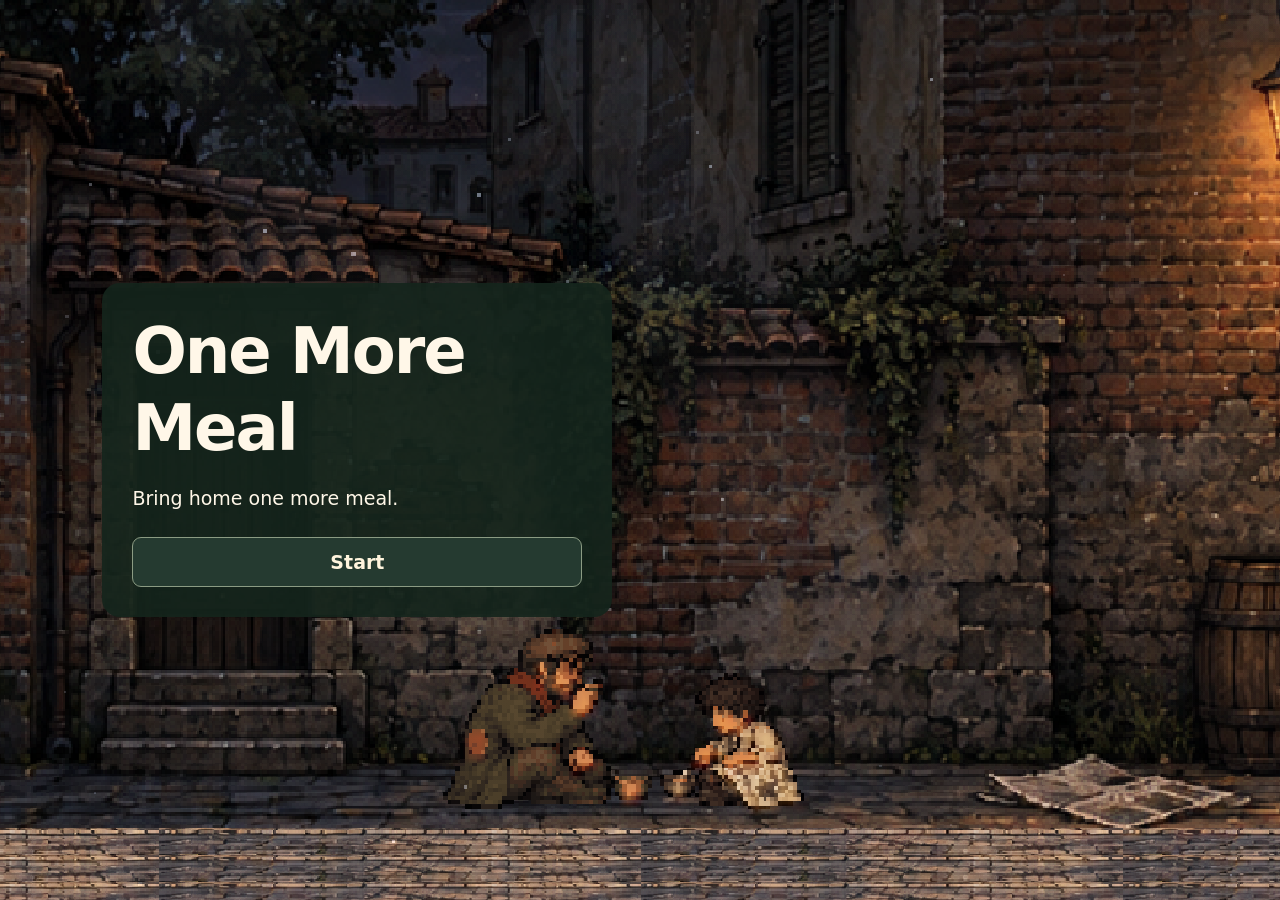
<file: games/robberfather/index.html>
<!doctype html>
<html lang="en">
<head>
 <script id="canonical-entry">
 // Old public ?v= links always enter the current game at its permanent URL.
 if(location.protocol==='http:'||location.protocol==='https:'){
  const entry=new URL(location.href);
  if(entry.searchParams.has('v')){entry.searchParams.delete('v');location.replace(entry.href);}
 }
 </script>
 <link rel="canonical" href="https://kim0612meow.github.io/rdother/games/robberfather/">
 <meta charset="UTF-8"><meta name="viewport" content="width=device-width,initial-scale=1"><meta name="theme-color" content="#16201e"><meta name="description" content="A story of a pickpocket, a waiting son, and one more meal. A 2D survival game."><title>One More Meal</title>
 <link rel="icon" href="data:image/svg+xml,%3Csvg xmlns='http://www.w3.org/2000/svg' viewBox='0 0 64 64'%3E%3Crect width='64' height='64' rx='12' fill='%2316201e'/%3E%3Cpath d='M12 32h40v8L42 50H22L12 40Z' fill='%23d6b77a'/%3E%3Cpath d='M22 25v-9m10 9V12m10 13v-9' stroke='%23d6b77a' stroke-width='4'/%3E%3C/svg%3E">
 <link rel="stylesheet" href="game.css?v=first-opening-v58">
</head>
<body>
  <section class="game-stage is-intro is-loading" aria-busy="true" id="stage" aria-label="One More Meal">
   <canvas id="game" width="1440" height="840" tabindex="0" aria-label="2D survival game"></canvas>
   <button id="pauseBtn" class="pause-button" aria-label="Pause">Ⅱ</button>
   <div id="hud" class="game-hud"><span id="dayNumber"></span><span id="healthNote" hidden></span></div>
   <div class="day-clock" id="dayClock"><span data-i18n="untilDusk"></span><strong id="timeLeft">02:30</strong></div>
   <div id="intro" class="intro"><div class="intro-content"><h1 data-i18n="title"></h1><p data-i18n="introOneLine"></p><button id="continueBtn" class="primary-button" hidden></button><button id="startBtn" class="primary-button" data-i18n="start"></button></div></div>
   <section id="prologue" class="prologue" aria-label="Opening scene" hidden><button id="prologueNext" class="prologue-copy"><span id="prologueText"></span><small data-i18n="clickNext"></small></button><button id="prologueSkip" class="prologue-skip" data-i18n="skipPrologue"></button></section>
   <button id="sonHomePrompt" class="son-home-prompt" hidden><kbd data-control="home">M</kbd> <span data-i18n="homeBySon"></span></button>
   <button id="homePrompt" class="home-prompt" hidden><kbd data-control="home">M</kbd><div><strong id="homePromptTitle"></strong></div></button>
   <div id="chaseTag" class="chase-tag" hidden><strong data-i18n="chase"></strong></div>
   <section id="dayNotice" class="day-notice" role="status" aria-live="polite" hidden><strong id="dayNoticeTitle"></strong><p id="dayNoticeCopy"></p></section>
   <div id="toast" class="toast" role="status" aria-live="polite"></div>
   <div id="targetCard" class="target-card" hidden><div class="target-card-top"><kbd data-control="steal">E</kbd><div><div class="target-heading"><strong id="targetName"></strong><span id="targetLevel" class="difficulty-label"></span></div><small id="targetDetail"></small></div><b id="targetReward"></b></div><div class="suspicion-row"><span data-i18n="suspicion"></span><div><i id="suspicionBar"></i></div><span id="riskLabel"></span></div></div>
   <div id="fullPocketsNotice" class="full-pockets-notice" role="status" data-i18n="coinsFullNotice" hidden></div>
   <div id="coverGuide" class="cover-guide" role="status" hidden><strong data-i18n="practiceCoverTitle"></strong><span><kbd id="coverGuideKey"></kbd><span id="coverGuideAction"></span></span><b id="coverGuideArrow" aria-hidden="true">↓</b></div>
   <div id="shopGuide" class="cover-guide shop-guide" role="status" hidden><span><kbd id="shopGuideKey"></kbd><span id="shopGuideText"></span></span><b id="shopGuideArrow" aria-hidden="true">↓</b></div>
   <div id="tutorial" class="tutorial" role="status"><kbd class="tutorial-arrow" id="tutorialKey">↔</kbd><p id="tutorialText"></p></div>
   <div id="tutorialSkip" class="tutorial-skip" role="progressbar" aria-label="Hold to skip tutorial" aria-valuemin="0" aria-valuemax="100" aria-valuenow="0" hidden><span><kbd data-control="skipTutorial">T</kbd> <span data-i18n="tutorialSkipHint"></span></span><div><i id="tutorialSkipBar"></i></div></div>
   <div class="bottom-hud" id="resourceHud">
    <div class="hud-group"><span data-i18n="coinTitle"></span><div class="hud-slots" id="coinSlots" role="group"></div></div>
    <div class="hud-group"><span id="mealTarget"></span><div class="hud-slots" id="foodSlots" role="group"></div></div>
    <div class="hud-group"><span data-i18n="chances"></span><div class="hud-slots" id="attemptSlots" role="group"></div></div>
   </div>
   <div class="discard-note" id="discardNote" hidden><span data-i18n="holdDiscard"></span><div><i id="discardBar"></i></div></div>
   <div class="stamina" id="staminaWrap" hidden><span id="staminaLabel"></span><div><i id="staminaBar"></i></div></div>
   <div id="cinema" class="cinema" hidden><div class="cinema-top"><span id="cinemaDay"></span><small data-i18n="nightKicker"></small></div><div class="cinema-copy"><h2 id="nightTitle"></h2><p id="mealCopy"></p><button id="nextDayBtn" class="primary-button"><span id="nextDayText"></span><b>→</b></button></div><div class="night-summary"><span><span data-i18n="nightEarned"></span> <b id="nightEarned"></b></span><span><span data-i18n="nightSpent"></span> <b id="nightSpent"></b></span></div></div>
   <button id="binGuide" class="cover-guide bin-guide" hidden><span><kbd data-control="hide">F</kbd> <span data-i18n="inspectBinAction"></span></span><b id="binGuideArrow" aria-hidden="true">↓</b></button>
   <div id="binCard" class="bin-card" hidden><span class="eyebrow" data-i18n="binTitle"></span><p id="binContents"></p><div><button id="binTake" data-i18n="takeFood"></button><button id="binLeave" data-i18n="leaveFood"></button></div></div>
   <div id="hidePrompt" class="hide-prompt" hidden></div>
   <div id="doorPrompt" class="hide-prompt door-prompt" hidden></div><div id="shopPrompt" class="hide-prompt door-prompt shop-prompt" hidden></div>
   <div id="pickpocket" class="pickpocket" hidden><div class="pick-top"><strong data-pick-title></strong><p data-pick-hint></p></div><canvas width="640" height="400"></canvas><div class="pick-bottom"><div class="pick-track"><i data-pick-bar></i></div></div></div>
   <div id="shell" class="pickpocket shell" hidden><div class="pick-top"><strong data-i18n="shellTitle"></strong><small data-i18n="shellHint"></small></div><canvas width="640" height="360"></canvas><div class="pick-bottom"><span data-shell-note></span><small class="shell-net" data-shell-net></small><button class="primary-button shell-bet" data-shell-bet><span data-i18n="shellBet"></span></button><button id="shellExit" class="shell-exit"><kbd data-control="steal">E</kbd> <span data-i18n="shellExit"></span></button><small data-shell-exit-note data-i18n="shellForfeit" hidden></small></div></div>
   <section id="dialogue" class="dialogue" role="dialog" aria-labelledby="sonSpeaker" hidden><div class="dialogue-top"><span id="sonSpeaker" data-i18n="son"></span><small id="dialogueCount"></small></div><p id="sonLine"></p><div class="dialogue-bottom"><button id="dialogueNext" class="primary-button"><span></span><b>→</b></button></div></section>
   <div id="endingOverlay" class="ending-overlay" hidden><div class="cinema-top"><span data-i18n="endingLabel"></span></div><div class="ending-copy"><h2 id="endingTitle"></h2><p id="endingCaption"></p><button id="endingSkip" class="ending-skip" data-i18n="skipEnding"></button><button id="endingRestart" class="primary-button" disabled><span data-i18n="overAction"></span><b>→</b></button></div></div>
   <div id="fade" class="fade"></div>
<div class="modal-backdrop" id="modal" hidden><section class="modal" role="dialog" aria-modal="true" aria-labelledby="modalTitle" tabindex="-1">
<button id="closeModal" class="modal-close" aria-label="Back">←</button><h2 id="modalTitle"></h2><div id="modalBody"></div>
<div id="preferences" hidden><button id="soundBtn" data-i18n="toggleSound"></button></div>
<button id="modalAction" class="primary-button"><span></span></button><button id="modalCancel" class="modal-cancel" data-i18n="cancel" hidden></button><div id="pauseChoices" hidden><button id="volumeTab" data-i18n="volume"></button><button id="controlsTab" data-i18n="controlsTitle"></button><button id="helpBtn" data-i18n="guide"></button><button id="restartBtn" data-i18n="restartStory"></button></div>
<aside id="pauseTools" class="pause-tools" hidden><button id="saveBtn" class="primary-button" data-i18n="save"></button><select id="localeSelect" aria-label="Language"><option value="en">EN</option><option value="ko">한국어</option></select><button id="fullscreenBtn" data-i18n="fullscreen"></button></aside>
</section></div>
</section>
<script type="module" src="app.js?v=first-opening-v58"></script>
</body></html>
</file>
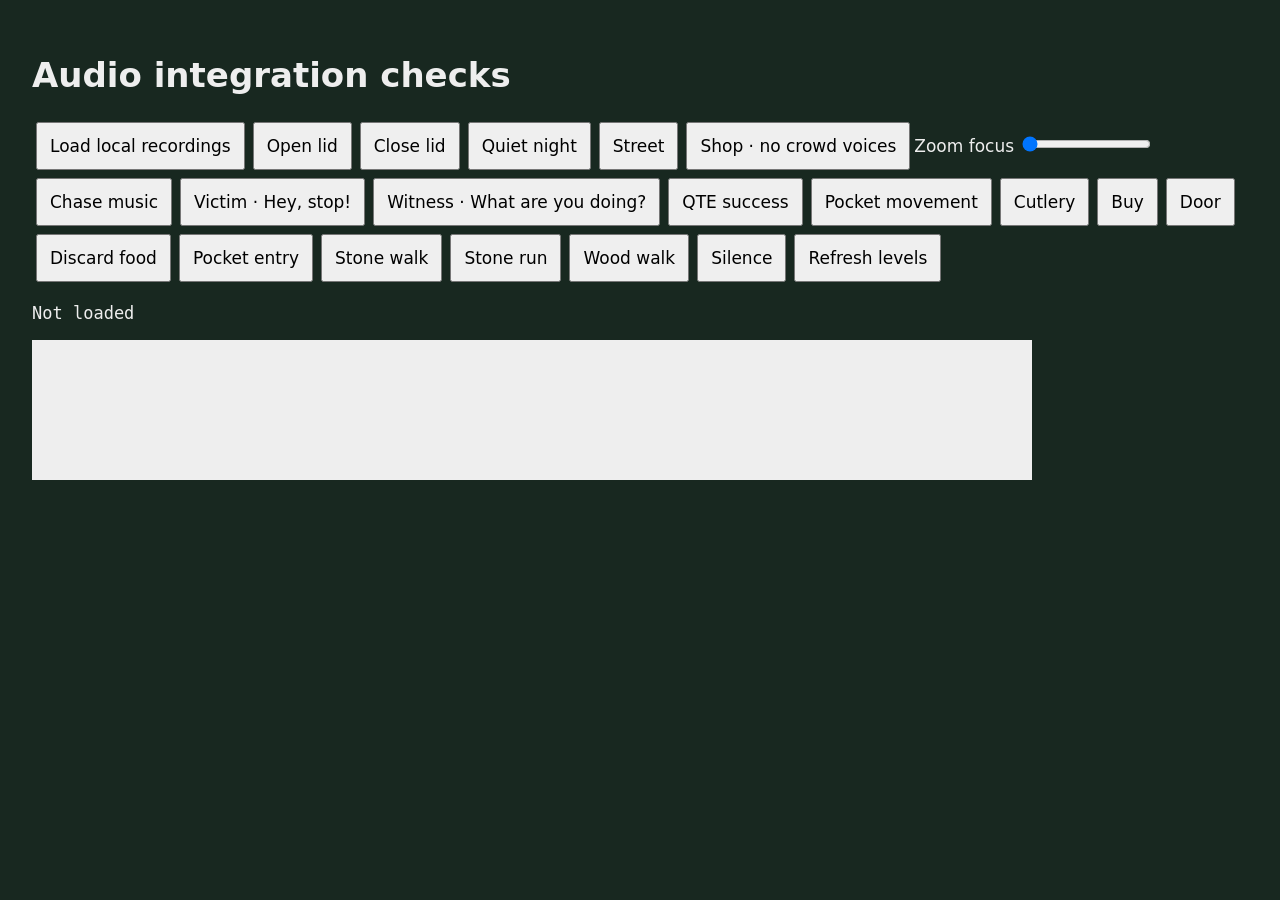
<file: tools/audio-check.html>
<!doctype html><html lang="en"><meta charset="utf-8"><title>Audio integration checks</title><style>body{font:17px system-ui;background:#182820;color:#eee;padding:24px}button{font:inherit;padding:12px;margin:4px}pre{white-space:pre-wrap}canvas{background:#eee;width:100%;max-width:1000px}</style><h1>Audio integration checks</h1><button id="load">Load local recordings</button><button id="open">Open lid</button><button id="close">Close lid</button><button id="night">Quiet night</button><button id="street">Street</button><button id="indoor">Shop · no crowd voices</button><label>Zoom focus <input id="focus" type="range" min="0" max="1" step="0.05" value="0"></label><button id="chase">Chase music</button><button id="voice-caught">Victim · Hey, stop!</button><button id="voice-witness">Witness · What are you doing?</button><button id="qte">QTE success</button><button id="pocket">Pocket movement</button><button id="meal">Cutlery</button><button id="buy">Buy</button><button id="door">Door</button><button id="discard">Discard food</button><button id="entry">Pocket entry</button><button id="walk">Stone walk</button><button id="run">Stone run</button><button id="wood">Wood walk</button><button id="stop">Silence</button><button id="refresh">Refresh levels</button><pre id="report">Not loaded</pre><canvas id="wave" width="1000" height="140"></canvas><script type="module">
import {Soundscape,MASTER_GAIN} from '/games/robberfather/audio.js?v=first-opening-v58';
import {ambienceMix,binLidRanges,firstSoundCue} from '/games/robberfather/audio-samples.js?v=first-opening-v58';let c,m,sound,mode='day',shop=null,focus=0,chasers=[];const report=document.getElementById('report');function rms(buffer){if(!buffer)return 0;let sum=0,n=0;for(let ch=0;ch<buffer.numberOfChannels;ch++){const data=buffer.getChannelData(ch);for(let i=0;i<data.length;i++){sum+=data[i]*data[i];n++;}}return Math.sqrt(sum/Math.max(1,n));}function state(){if(!m)return;const mix=ambienceMix({mode,shop,chasers},focus);sound.setLocation({shop});m.update(mix);report.textContent=JSON.stringify({playingVoiceSeconds:sound.voice?.buffer?.duration??null,loopGains:Object.fromEntries(Object.entries(m.loops).map(([key,loop])=>[key,loop.gain.gain.value])),sourceRms:{night:rms(m.buffers.night),cutlery:rms(m.buffers.cutlery)},masterGain:MASTER_GAIN,categoryGains:{background:sound.volumes.background,effects:sound.volumes.effects,voice:sound.indoors?0:sound.volumes.voice},loaded:Object.fromEntries(Object.entries(m.buffers).map(([k,b])=>[k,{seconds:b.duration,channels:b.numberOfChannels}])),doorOpening:m.buffers.door?binLidRanges(m.buffers.door).open:null,purchaseCue:m.buffers.buy?firstSoundCue(m.buffers.buy):null,binRanges:m.buffers.bin?binLidRanges(m.buffers.bin):null,mix},null,2);}
document.getElementById('voice-caught').onclick=()=>{sound?.play('detected');state();};document.getElementById('voice-witness').onclick=()=>{sound?.play('witnessed');state();};document.getElementById('refresh').onclick=state;document.getElementById('load').onclick=async()=>{sound=new Soundscape();sound.unlock();c=sound.context;m=sound.samples;sound.update({mode:'day',shop:null,player:{x:0,hidden:false},chasers:[],activeTarget:null,progress:0},.01,true,'en');await m.ready;state();const data=m.buffers.bin.getChannelData(0),ctx=document.getElementById('wave').getContext('2d');ctx.strokeStyle='#234';ctx.beginPath();for(let i=0;i<1000;i++){let max=0;for(let j=Math.floor(i*data.length/1000);j<Math.floor((i+1)*data.length/1000);j++)max=Math.max(max,Math.abs(data[j]));ctx.moveTo(i,70-max*65);ctx.lineTo(i,70+max*65);}ctx.stroke();};document.getElementById('open').onclick=()=>m?.lid(true);document.getElementById('close').onclick=()=>m?.lid(false);document.getElementById('night').onclick=()=>{mode='night';state()};document.getElementById('street').onclick=()=>{mode='day';shop=null;state()};document.getElementById('indoor').onclick=()=>{mode='day';shop={kind:0};state()};document.getElementById('focus').oninput=e=>{focus=Number(e.target.value);state()};document.getElementById('chase').onclick=()=>{mode='day';chasers=chasers.length?[]:[0];state()};document.getElementById('qte').onclick=()=>m?.effect('qte');document.getElementById('pocket').onclick=()=>m?.effect('pocket');document.getElementById('meal').onclick=()=>m?.effect('cutlery');document.getElementById('buy').onclick=()=>m?.effect('buy');document.getElementById('door').onclick=()=>m?.effect('door');document.getElementById('discard').onclick=()=>m?.effect('discard');document.getElementById('entry').onclick=()=>m?.effect('pocketOpen');document.getElementById('walk').onclick=()=>m?.step('concrete',false);document.getElementById('run').onclick=()=>m?.step('concrete',true);document.getElementById('wood').onclick=()=>m?.step('wood',false);document.getElementById('stop').onclick=()=>m?.update({});</script></html>
</file>
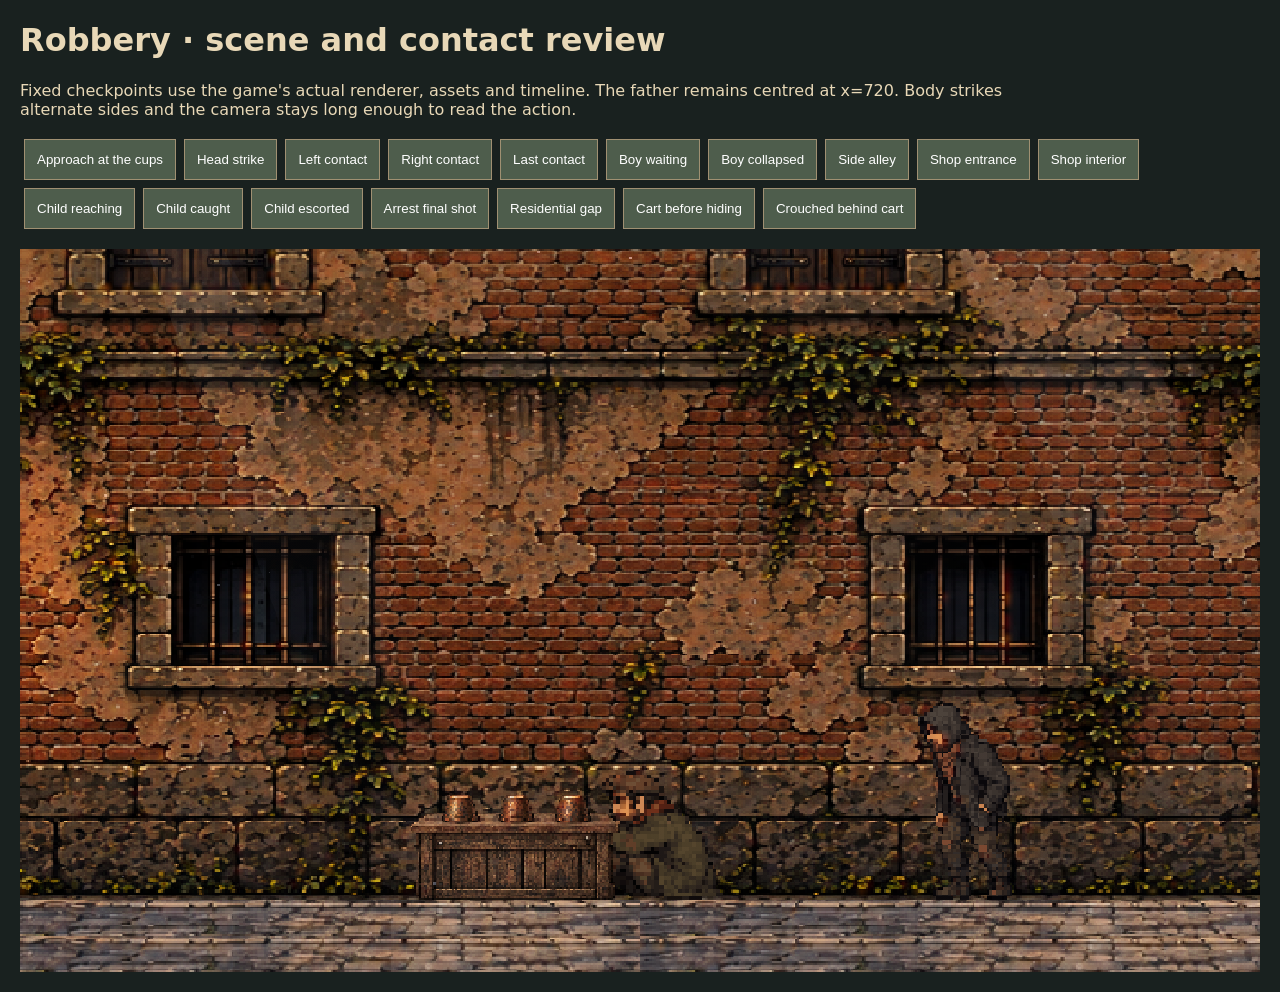
<file: tools/cinematic-check.html>
<!doctype html><html><meta charset="utf-8"><title>Robbery scene review</title><style>body{background:#19211f;color:#e8d8b7;font:16px system-ui;margin:20px}button{padding:12px;margin:4px;background:#4e5d4c;color:#fff;border:1px solid #a09072}canvas{width:min(100%,1440px);display:block;margin-top:16px;image-rendering:pixelated}p{max-width:1000px}</style>
<h1>Robbery · scene and contact review</h1><p>Fixed checkpoints use the game's actual renderer, assets and timeline. The father remains centred at x=720. Body strikes alternate sides and the camera stays long enough to read the action.</p><div id="controls"></div><p id="phase"></p><canvas id="view" width="1440" height="840"></canvas>
<script type="module">
import {Game,SHOPS,GROUND,BOXES} from '/games/robberfather/engine.js?v=first-opening-v58';
import {Renderer} from '/games/robberfather/scene.js?v=first-opening-v58';
const g=new Game(),r=new Renderer(document.getElementById('view'));g.mode='ending';g.ending='robbed';g.endingTime=0;
for(const [name,time]of [['Approach at the cups',1.7],['Head strike',2.2],['Left contact',4.1],['Right contact',5.55],['Last contact',9.9],['Boy waiting',13.5],['Boy collapsed',17.5]]){const b=document.createElement('button');b.textContent=name;b.onclick=()=>{g.mode='ending';g.ending='robbed';g.endingTime=time;document.getElementById('phase').textContent=name+' · '+time+' seconds';};document.getElementById('controls').append(b);}
for(const [name,mode,x,time]of [['Side alley','day',SHOPS.find(s=>s.kind===5).x0+650,0],['Shop entrance','day',SHOPS[1].door,0],['Shop interior','day',SHOPS[1].x0+600,0],['Child reaching','ending',330,4.25],['Child caught','ending',330,7],['Child escorted','ending',330,10.5],['Arrest final shot','ending',330,14]]){const b=document.createElement('button');b.textContent=name;b.onclick=()=>{g.mode=mode;g.player.x=x;g.player.y=GROUND;g.ending='arrest';g.endingTime=time;r.snap=true;};document.getElementById('controls').append(b);}
for(const [name,x,hidden]of [['Residential gap',1400,false],['Cart before hiding',BOXES[0].x,false],['Crouched behind cart',BOXES[0].x,true]]){const b=document.createElement('button');b.textContent=name;b.onclick=()=>{g.mode='day';g.player.x=x;g.player.hidden=hidden;g.player.boxId=hidden?BOXES[0].id:null;r.snap=true;document.getElementById('phase').textContent=name;};document.getElementById('controls').append(b);}
function frame(t){r.draw(g,t/1000,1/60);requestAnimationFrame(frame);}requestAnimationFrame(frame);
</script></html>
</file>
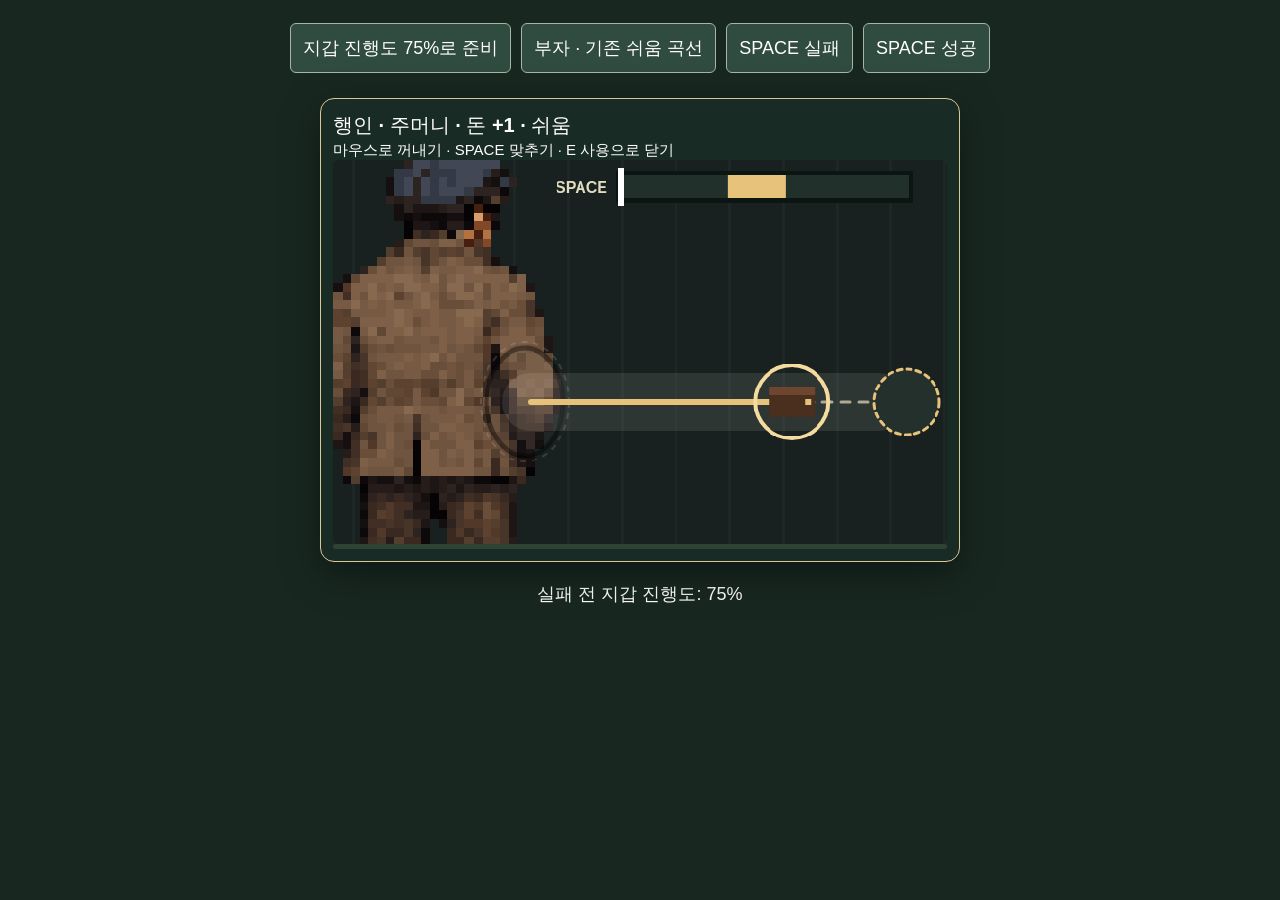
<file: tools/pocket-check.html>
<!doctype html><meta charset="utf-8"><title>QTE rollback check</title><link rel="stylesheet" href="/games/robberfather/game.css?v=first-opening-v58"><style>html,body{overflow:auto;background:#182820;color:#fff;font:18px sans-serif}body{padding:18px}button{padding:12px;margin:5px;background:#304b3f;color:#fff;border:1px solid #a8b6a8;border-radius:6px}#practice{position:relative;inset:auto;transform:none;width:640px;margin:20px auto}#report{text-align:center}header{text-align:center}</style><header><button id="reset">지갑 진행도 75%로 준비</button><button id="wealthy">부자 · 기존 쉬움 곡선</button><button id="miss">SPACE 실패</button><button id="hit">SPACE 성공</button></header><div id="practice" class="pickpocket"><div class="pick-top"><strong data-pick-title></strong><small data-pick-hint></small></div><canvas width="640" height="400"></canvas><div class="pick-track"><div data-pick-bar></div></div></div><p id="report"></p><script type="module">
import {Pickpocket} from '/games/robberfather/pickpocket.js?v=first-opening-v58';import {setLocale,t} from '/games/robberfather/i18n.js?v=first-opening-v58';import {ready} from '/games/robberfather/characters.js?v=first-opening-v58';await ready;setLocale('ko');const p=new Pickpocket(document.getElementById('practice'),t),report=document.getElementById('report');function prepare(type='civilian'){p.open({id:0,type},72);p.game.index=Math.round((p.game.path.length-1)*.75);p.game.grabbing=true;p.game.pointer=p.game.path[p.game.index];p.gauge.running=true;p.render();report.textContent='실패 전 지갑 진행도: '+Math.round(p.fraction*100)+'%';}function tap(success){const before=p.fraction;p.gauge.flash=0;p.gauge.hit=0;p.gauge.running=true;p.gauge.pos=success?(p.gauge.zone[0]+p.gauge.zone[1])/2:0;p.tap();p.update(.001);report.textContent=(success?'성공':'실패')+': '+Math.round(before*100)+'% → '+Math.round(p.fraction*100)+'% · '+(p.touching?'잡고 있음':'지갑을 다시 잡으세요');}document.getElementById('reset').onclick=()=>prepare();document.getElementById('wealthy').onclick=()=>prepare('wealthy');document.getElementById('miss').onclick=()=>tap(false);document.getElementById('hit').onclick=()=>tap(true);prepare();</script>
</file>
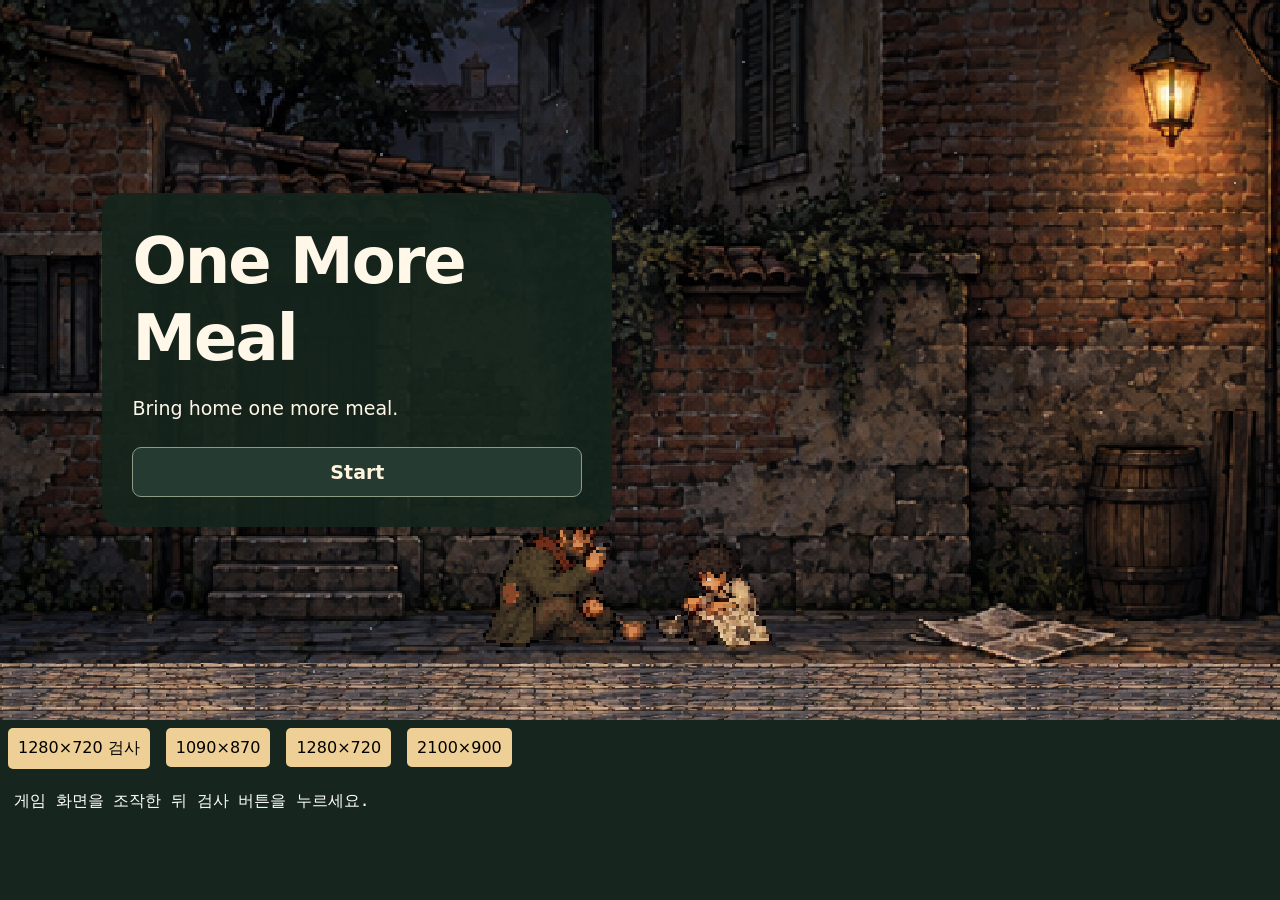
<file: tools/ui-review.html>
<!doctype html>
<html lang="ko"><meta charset="utf-8"><title>Game review</title>
<style>html{scrollbar-width:none}::-webkit-scrollbar{display:none}body{margin:0;background:#17251f;color:white;font:16px system-ui;width:1280px}iframe{display:block;width:1280px;height:720px;border:0}button{font:inherit;padding:10px;margin:8px;background:#eed097;border:0;border-radius:5px}pre{white-space:pre-wrap;padding:14px;margin:0}</style>
<iframe id="frame" title="실제 게임" src="/games/robberfather/" allowfullscreen></iframe>
<button id="audit">검사</button><button data-size="1090,870">1090×870</button><button data-size="1280,720">1280×720</button><button data-size="2100,900">2100×900</button>
<pre id="report">게임 화면을 조작한 뒤 검사 버튼을 누르세요.</pre>
<script>
const gameFrame=document.getElementById('frame'),audit=document.getElementById('audit'),report=document.getElementById('report');
function size(w,h){gameFrame.style.width=w+'px';gameFrame.style.height=h+'px';document.body.style.width=w+'px';gameFrame.title=w+'×'+h+' 실제 게임';audit.textContent=w+'×'+h+' 검사';document.title='Game review · '+w+'×'+h;}
const params=new URLSearchParams(location.search);size(Number(params.get('w'))||1280,Number(params.get('h'))||720);
document.querySelectorAll('[data-size]').forEach(button=>button.onclick=()=>size(...button.dataset.size.split(',').map(Number)));
audit.onclick=()=>{
 const d=gameFrame.contentDocument,w=gameFrame.contentWindow,r=d.getElementById('stage').getBoundingClientRect(),modal=d.querySelector('.modal'),visible=e=>!!e&&e.getClientRects().length>0;
 const el=d.getElementById('game'),ctx=el.getContext('2d'),sample=[.1,.5,.9].map(x=>[...ctx.getImageData(Math.floor(el.width*x),2,1,1).data]);
 report.textContent=JSON.stringify({canvas:[el.width,el.height],canvasScale:[r.width/el.width,r.height/el.height],topPixels:sample,viewport:[w.innerWidth,w.innerHeight],stage:[r.width,r.height],scrollPosition:[w.scrollX,w.scrollY],documentScroll:[d.documentElement.scrollWidth-w.innerWidth,d.documentElement.scrollHeight-w.innerHeight],outsidePageElements:d.querySelectorAll('header,footer,.under-stage,.story-strip,.above-stage').length,resourceGroups:d.querySelectorAll('#resourceHud .hud-group').length,coinRows:d.querySelectorAll('#coinSlots').length,foodRows:d.querySelectorAll('#foodSlots').length,chances:d.getElementById('attemptSlots').getAttribute('aria-label'),modalVisible:visible(modal),modalScroll:visible(modal)?modal.scrollHeight-modal.clientHeight:0,modalButtons:visible(modal)?[...modal.querySelectorAll('button')].filter(visible).map(e=>e.textContent.trim()):[],pickVisible:visible(d.getElementById('pickpocket')),guideTables:d.querySelectorAll('#modalBody table').length,pickInstructions:d.querySelectorAll('#pickpocket [data-pick-hint]').length},null,2);
};
</script></html>
</file>
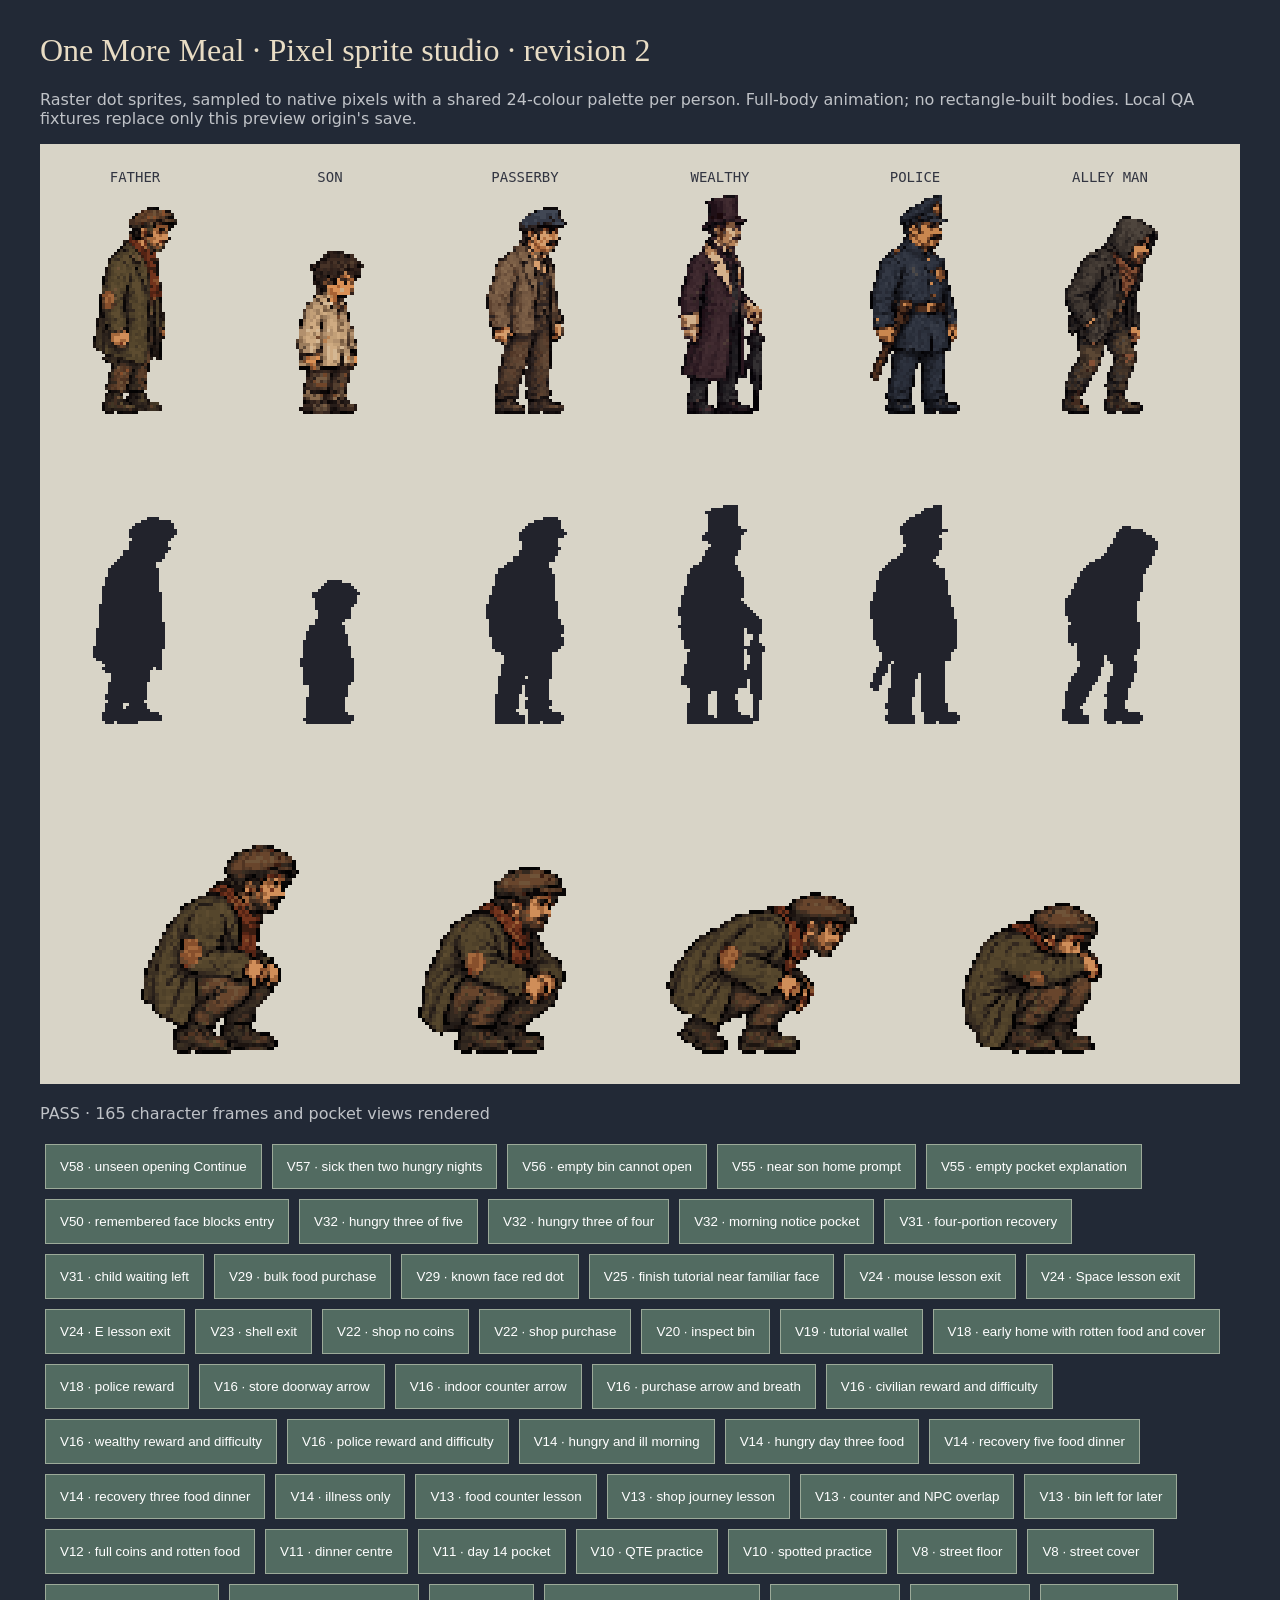
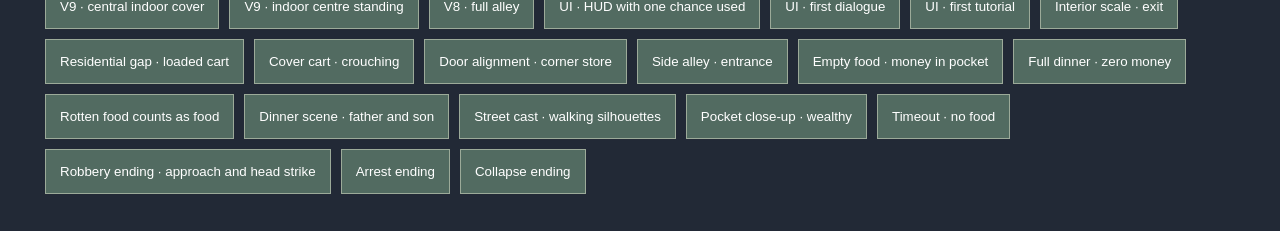
<file: tools/visual-check.html>
<!doctype html><html lang="en"><meta charset="utf-8"><title>Robberfather · character and gameplay checks</title>
<style>body{background:#222936;color:#e8dcc4;font:16px system-ui;margin:32px auto;max-width:1200px}h1{font:32px Georgia}p{color:#bfc2c7}button{padding:14px;margin:5px;background:#526b61;color:#fff;border:1px solid #9caa99;cursor:pointer}canvas{width:100%;image-rendering:pixelated;background:#d8d4c7}#result{white-space:pre-wrap}</style>
<h1>One More Meal · Pixel sprite studio · revision 2</h1><p>Raster dot sprites, sampled to native pixels with a shared 24-colour palette per person. Full-body animation; no rectangle-built bodies. Local QA fixtures replace only this preview origin's save.</p>
<canvas id="sheet" width="1200" height="940"></canvas><p id="result"></p><div id="fixtures"></div>
<script type="module">
import {drawCharacter,drawChild,drawPocketBack,drawEating,drawCrouch,ready} from '/games/robberfather/characters.js?v=first-opening-v58';
import {Game,TUTORIAL,GROUND,SHOPS,BOXES} from '/games/robberfather/engine.js?v=first-opening-v58';
await ready;
const c=document.getElementById('sheet').getContext('2d');c.fillStyle='#d8d4c7';c.fillRect(0,0,1200,630);c.imageSmoothingEnabled=false;
const people=[['FATHER','father'],['SON','child'],['PASSERBY','civilian'],['WEALTHY','wealthy'],['POLICE','police'],['ALLEY MAN','thug']];
for(let i=0;i<people.length;i++){
 const [name,type]=people[i],x=95+i*195;
 drawCharacter(c,{x,y:270,type,face:1,walk:0,id:0},type==='father',type==='child'?3.4:3);
 c.fillStyle='#323541';c.font='14px monospace';c.textAlign='center';c.fillText(name,x,38);
 const el=document.createElement('canvas');el.width=150;el.height=250;const s=el.getContext('2d');
 drawCharacter(s,{x:70,y:240,type,face:1,walk:0,id:0},type==='father',3);
 s.globalCompositeOperation='source-in';s.fillStyle='#22232c';s.fillRect(0,0,150,250);c.drawImage(el,x-70,340);
}
const savedPractice=JSON.parse(localStorage.getItem('one-more-meal-v3')||'null');if(savedPractice){const status=document.createElement('pre');status.id='practice-snapshot';status.textContent=JSON.stringify({x:savedPractice.player?.x,tutorial:savedPractice.tutorial,victim:savedPractice.tutorialVictim,coins:savedPractice.inventory.filter(x=>x==='coin').length});document.getElementById('fixtures').before(status);}
const fresh=()=>{const g=new Game();g.start();for(let i=0;i<3;i++)g.advanceMorning();g.tutorialDone=true;g.tutorial=TUTORIAL.done;return g;};
const recovery=()=>{const g=fresh();g.goHome();g.beginNight();g.nextDay();for(let i=0;i<3;i++)g.advanceMorning();return g;};
const scenarios={
 'V58 · unseen opening Continue':()=>{const g=fresh();g.mode='morning';g.tutorialDone=false;g.tutorial=0;g.openingSeen=false;return g;},
 'V57 · sick then two hungry nights':()=>{const g=fresh();g.inventory=['rotten','fresh','fresh'];for(let i=0;i<3;i++){g.goHome();g.beginNight();g.nextDay();if(i<2)for(let j=0;j<3;j++)g.advanceMorning();}return g;},
 'V56 · empty bin cannot open':()=>{const g=fresh();g.player.x=1570;g.bins[0].searched=true;g.npcs.forEach(n=>n.pause=999);return g;},
 'V55 · near son home prompt':()=>{const g=fresh();g.player.x=250;return g;},
 'V55 · empty pocket explanation':()=>{const g=fresh();g.player.x=760;g.npcs[0].x=790;g.npcs[0].stolen=true;g.npcs[0].pause=999;return g;},
 'V50 · remembered face blocks entry':()=>{const g=fresh();g.player.x=SHOPS[1].door;g.closedShops=[SHOPS[1].id];return g;},
 'V32 · hungry three of five':()=>{const g=fresh();g.goHome();g.beginNight();g.nextDay();for(let i=0;i<3;i++)g.advanceMorning();g.inventory=['fresh','fresh','fresh'];g.player.x=600;return g;},
 'V32 · hungry three of four':()=>{const g=fresh();g.inventory=['fresh','fresh'];g.goHome();g.beginNight();g.nextDay();for(let i=0;i<3;i++)g.advanceMorning();g.inventory=['fresh','fresh','fresh'];g.player.x=600;return g;},
 'V32 · morning notice pocket':()=>{const g=fresh();g.goHome();g.beginNight();g.nextDay();g.morningIndex=2;g.player.x=748;Object.assign(g.npcs[0],{x:790,face:1,pause:999});return g;},
 'V31 · four-portion recovery':()=>{const g=fresh();g.inventory=['fresh','fresh'];g.goHome();g.beginNight();g.nextDay();for(let i=0;i<3;i++)g.advanceMorning();g.player.x=850;return g;},
 'V31 · child waiting left':()=>{const g=fresh();g.player.x=400;return g;},
 'V29 · bulk food purchase':()=>{const g=fresh();g.player.x=SHOPS[1].x0+1110;g.inventory=Array(5).fill('coin');g.npcs.forEach(n=>n.pause=999);return g;},
 'V29 · known face red dot':()=>{const g=fresh();g.player.x=1150;g.npcs.forEach(n=>n.x=4200);Object.assign(g.npcs[0],{x:1250,face:1,pause:999,knows:true,calm:3});Object.assign(g.npcs[1],{x:1580,face:1,pause:999,knows:false});return g;},
 'V25 · finish tutorial near familiar face':()=>{const g=fresh();g.tutorialDone=false;g.tutorial=TUTORIAL.meal;g.tutorialVictim=0;g.player.x=SHOPS[1].x0+1110;g.npcs[0].x=SHOPS[1].door+20;g.npcs[0].knows=true;g.npcs[0].witness=.95;g.attempts=['success','caught'];g.inventory=['fresh'];return g;},
 'V24 · mouse lesson exit':()=>{const g=fresh();g.tutorialDone=false;g.tutorial=TUTORIAL.approach;g.player.x=748;g.npcs=[{...g.npcs[0],x:790,face:1,pause:999}];g.update(.02,{pick:true,trace:.01});return g;},
 'V24 · Space lesson exit':()=>{const g=fresh();g.tutorialDone=false;g.tutorial=TUTORIAL.approach;g.player.x=748;g.npcs=[{...g.npcs[0],x:790,face:1,pause:999}];g.update(.02,{pick:true,trace:1});return g;},
 'V24 · E lesson exit':()=>{const g=fresh();g.tutorialDone=false;g.tutorial=TUTORIAL.approach;g.player.x=748;g.npcs=[{...g.npcs[0],x:790,face:1,pause:999}];g.update(.02,{pick:true,trace:1});g.update(.02,{pick:true,trace:1,qteHit:true});g.update(.02,{pick:true,trace:1});return g;},
 'V23 · shell exit':()=>{const g=fresh();g.player.x=SHOPS.find(s=>s.kind===5).x0+1110;g.inventory=['coin','coin'];return g;},
 'V22 · shop no coins':()=>{const g=fresh();g.player.x=SHOPS[1].x0+1110;g.inventory=[];g.npcs.forEach(n=>n.pause=999);return g;},
 'V22 · shop purchase':()=>{const g=fresh();g.player.x=SHOPS[1].x0+1110;g.inventory=['coin','coin'];g.npcs.forEach(n=>n.pause=999);return g;},
 'V20 · inspect bin':()=>{const g=fresh();g.player.x=1570;g.inventory=[];g.npcs.forEach(n=>{n.pause=999;n.calm=999;});return g;},
 'V19 · tutorial wallet':()=>{const g=new Game();g.start();g.mode='day';g.player.x=748;g.npcs[0].face=1;g.tutorial=TUTORIAL.approach;return g;},
 'V18 · early home with rotten food and cover':()=>{const g=fresh();g.day=2;g.recoveryDay=true;g.hungerStreak=1;g.rottenStreak=1;g.inventory=['rotten'];g.player.x=SHOPS[1].x0+720;g.npcs.forEach(n=>n.x=n.min);return g;},
 'V18 · police reward':()=>{const g=fresh();g.player.x=2058;g.npcs=g.npcs.filter(n=>n.type==='police').slice(0,1);Object.assign(g.npcs[0],{x:2100,face:1,pause:999});return g;},
 'V16 · store doorway arrow':()=>{const g=fresh();g.tutorialDone=false;g.tutorial=TUTORIAL.shop;g.player.x=SHOPS[1].door+100;g.player.stamina=15;g.inventory=['coin'];return g;},
 'V16 · indoor counter arrow':()=>{const g=fresh();g.tutorialDone=false;g.tutorial=TUTORIAL.counter;g.player.x=SHOPS[1].x0+780;g.player.stamina=15;g.inventory=['coin'];return g;},
 'V16 · purchase arrow and breath':()=>{const g=fresh();g.tutorialDone=false;g.tutorial=TUTORIAL.purchase;g.player.x=SHOPS[1].x0+1110;g.player.stamina=15;g.inventory=['coin'];return g;},
 ...Object.fromEntries(['civilian','wealthy','police'].map(type=>['V16 · '+type+' reward and difficulty',()=>{const g=fresh();g.player.x=1300;const target=g.npcs.find(n=>n.type===type);for(const n of g.npcs)n.x=4300;Object.assign(target,{x:1342,face:1,pause:999});return g;}])),
 'V14 · hungry and ill morning':()=>{const g=recovery();g.rottenStreak=1;g.lastMeal='both';g.mode='morning';return g;},
 'V14 · hungry day three food':()=>{const g=recovery();g.inventory=Array(3).fill('fresh');return g;},
 'V14 · recovery five food dinner':()=>{const g=recovery();g.inventory=[...Array(5).fill('fresh'),'coin'];g.goHome();g.beginNight();return g;},
 'V14 · recovery three food dinner':()=>{const g=recovery();g.inventory=Array(3).fill('fresh');g.goHome();g.beginNight();return g;},
 'V14 · illness only':()=>{const g=fresh();g.day=3;g.rottenStreak=1;g.lastMeal='rotten';return g;},
 'V13 · food counter lesson':()=>{const g=fresh();g.tutorialDone=false;g.tutorial=TUTORIAL.counter;g.player.x=SHOPS[1].x0+1110;g.inventory=['coin'];return g;},
 'V13 · shop journey lesson':()=>{const g=fresh();g.tutorialDone=false;g.tutorial=TUTORIAL.buyIntro;g.player.x=1240;g.inventory=['coin'];return g;},
 'V13 · counter and NPC overlap':()=>{const g=fresh(),shop=SHOPS[1],target=g.npcs.find(n=>n.x>shop.x0&&n.x<shop.x1);g.player.x=shop.x0+1110;g.inventory=['coin','coin','coin'];for(const n of g.npcs)n.x=4300;Object.assign(target,{x:g.player.x+42,face:1,pause:999});return g;},
 'V13 · bin left for later':()=>{const g=fresh();g.player.x=g.bins[0].x;for(const n of g.npcs)n.x=4300;return g;},
 'V12 · full coins and rotten food':()=>{const g=fresh();g.player.x=1300;g.inventory=[...Array(5).fill('coin'),'rotten'];for(const n of g.npcs)n.x=4300;Object.assign(g.npcs[2],{x:1350,face:1,pause:999});return g;},
 'V11 · dinner centre':()=>{const g=fresh();g.day=14;g.inventory=['fresh','fresh','fresh'];g.goHome();g.beginNight();return g;},
 'V11 · day 14 pocket':()=>{const g=fresh();g.day=14;g.player.x=1300;for(const n of g.npcs)n.x=4300;Object.assign(g.npcs[2],{x:1350,face:1,pause:999});return g;},
 'V10 · QTE practice':()=>{const g=new Game();g.start();g.mode='day';g.player.x=748;g.npcs[0].face=1;g.tutorial=TUTORIAL.approach;g.update(.02,{pick:true,trace:1});return g;},
 'V10 · spotted practice':()=>{const g=new Game();g.start();g.mode='day';g.player.x=748;g.npcs[0].face=1;g.tutorial=TUTORIAL.approach;g.update(.02,{pick:true,trace:1});g.update(.02,{pick:true,trace:1,qteHit:true});g.update(.02,{pick:true,trace:1});g.dodge();for(let i=0;i<100;i++)g.update(.02);g.update(.02,{pick:true,trace:1});return g;},
 'V8 · street floor':()=>{const g=fresh();g.player.x=1480;return g;},
 'V8 · street cover':()=>{const g=fresh();g.player.x=BOXES[0].x;g.toggleHide();return g;},
 'V9 · central indoor cover':()=>{const g=fresh();g.player.x=BOXES.find(b=>b.id===10+SHOPS[1].id).x;g.toggleHide();return g;},
 'V9 · indoor centre standing':()=>{const g=fresh();g.player.x=SHOPS[1].x0+720;return g;},
 'V8 · full alley':()=>{const g=fresh();g.player.x=SHOPS.find(s=>s.kind===5).x0+650;return g;},

 'UI · HUD with one chance used':()=>{const g=fresh();g.player.x=1006;g.inventory=['coin','coin','fresh','fresh'];g.attempts=['caught'];return g;},
 'UI · first dialogue':()=>{const g=new Game();g.start();return g;},
 'UI · first tutorial':()=>{const g=new Game();g.start();for(let i=0;i<3;i++)g.advanceMorning();return g;},
 'Interior scale · exit':()=>{const g=fresh();g.player.x=SHOPS[1].x0+150;return g;},
 'Residential gap · loaded cart':()=>{const g=fresh();g.player.x=1320;return g;},
 'Cover cart · crouching':()=>{const g=fresh();g.player.x=BOXES[0].x;g.toggleHide();return g;},
 'Door alignment · corner store':()=>{const g=fresh();g.player.x=SHOPS[1].door;for(const n of g.npcs)n.x=4300;return g;},
 'Side alley · entrance':()=>{const g=fresh();g.player.x=SHOPS.find(s=>s.kind===5).x0+650;return g;},
 'Empty food · money in pocket':()=>{const g=fresh();g.inventory=['coin','coin'];return g;},
 'Full dinner · zero money':()=>{const g=fresh();g.inventory=['fresh','fresh','fresh'];return g;},
 'Rotten food counts as food':()=>{const g=fresh();g.inventory=['rotten'];return g;},
 'Dinner scene · father and son':()=>{const g=fresh();g.inventory=['fresh','fresh','fresh'];g.goHome();g.beginNight();return g;},
 'Street cast · walking silhouettes':()=>{const g=fresh();g.player.x=1200;const cast=[['civilian',1050],['civilian',1135],['wealthy',1380],['police',1510]];for(const n of g.npcs)n.x=4300;cast.forEach(([type,x],id)=>Object.assign(g.npcs[id],{type,x,y:GROUND,face:1,pause:999}));return g;},
 'Pocket close-up · wealthy':()=>{const g=fresh();g.player.x=1300;for(const n of g.npcs)n.x=4300;Object.assign(g.npcs[2],{x:1350,face:1,pause:999});return g;},
 'Timeout · no food':()=>{const g=fresh();g.timeLeft=.1;return g;},
 'Robbery ending · approach and head strike':()=>{const g=fresh();g.gambleNet=4;g.inventory=['coin','coin'];g.player.x=SHOPS.find(s=>s.kind===5).x0+1110;g.placeBet();g.settleBet(true);return g;},
 'Arrest ending':()=>{const g=fresh();g.ending='arrest';g.mode='ending';return g;},
 'Collapse ending':()=>{const g=fresh();g.ending='collapse';g.mode='ending';return g;}
};
for(const [name,make]of Object.entries(scenarios)){const b=document.createElement('button');b.textContent=name;b.onclick=()=>{localStorage.setItem('one-more-meal-v3',JSON.stringify(make().save()));location.assign('/games/robberfather/');};document.getElementById('fixtures').append(b);}
// Both facing directions, every frame and story pose must render without errors.
let rendered=0;for(const [,type]of people)for(const face of [-1,1])for(const pose of ['stand','walk','seated'])for(let frame=0;frame<4;frame++){
 const tmp=document.createElement('canvas');tmp.width=180;tmp.height=250;
 drawCharacter(tmp.getContext('2d'),{x:90,y:240,type,id:0,face,walk:frame*Math.PI/2+.1,pose},type==='father',2);rendered++;
}
for(const type of ['civilian','wealthy','police'])for(const look of ['wait','warn','look']){const tmp=document.createElement('canvas');tmp.width=640;tmp.height=400;drawPocketBack(tmp.getContext('2d'),type,look,0);rendered++;}
for(const kind of ['father','child'])for(let i=0;i<4;i++){const tmp=document.createElement('canvas');tmp.width=180;tmp.height=160;drawEating(tmp.getContext('2d'),kind,90,150,2,i/2.6);rendered++;}
for(let i=0;i<4;i++){drawCrouch(c,180+i*270,910,i/3,3.6);rendered++;}document.getElementById('result').textContent=`PASS · ${rendered} character frames and pocket views rendered`;
</script></html>
</file>
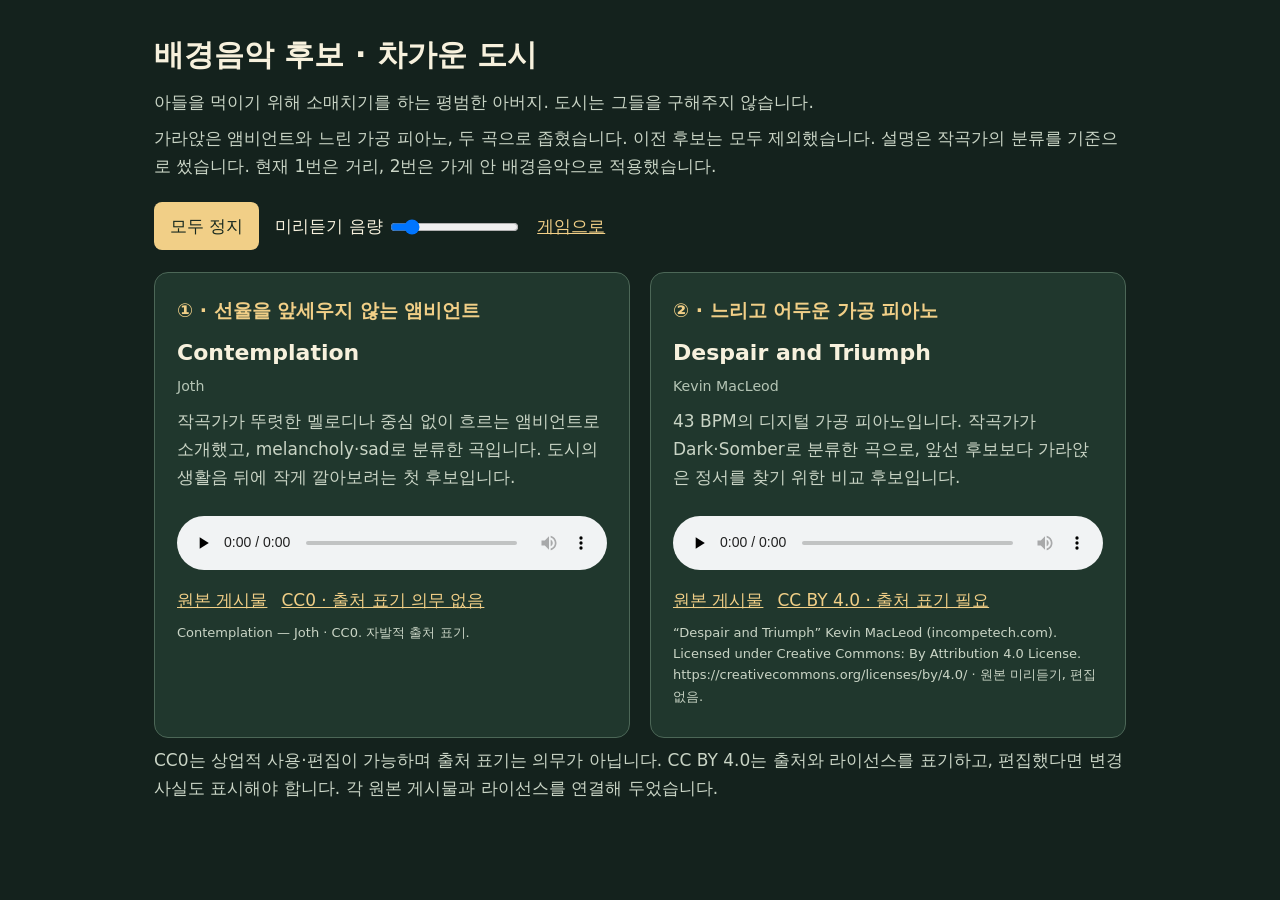
<file: games/robberfather/music-review.html>
<!doctype html>
<html lang="ko"><meta charset="utf-8"><meta name="viewport" content="width=device-width,initial-scale=1"><title>한 끼의 무게 · 배경음악 후보</title>
<style>*{box-sizing:border-box}body{margin:0;background:#14221d;color:#f7f1dd;font:17px/1.65 system-ui,sans-serif}main{max-width:1020px;margin:auto;padding:30px 24px 60px}h1{font-size:30px;margin:0 0 8px}p{margin:8px 0;color:#c9d4c5}nav{display:flex;gap:16px;align-items:center;flex-wrap:wrap;margin:22px 0}a{color:#f1cf87}button{background:#f1cf87;color:#17291f;border:0;border-radius:8px;padding:10px 16px;font:inherit;cursor:pointer}.grid{display:grid;grid-template-columns:repeat(auto-fit,minmax(320px,1fr));gap:20px}article{background:#20372d;border:1px solid #4c6757;border-radius:14px;padding:22px}h2{font-size:19px;color:#f1cf87;margin:0}h3{font-size:22px;margin:9px 0 0}small{color:#b5c5b5}audio{width:100%;margin:16px 0 8px}.links{display:flex;gap:14px;flex-wrap:wrap}.credit{font-size:13px;overflow-wrap:anywhere}.status{font-size:14px;color:#efbfa9}input{vertical-align:middle}</style>
<main><h1>배경음악 후보 · 차가운 도시</h1><p>아들을 먹이기 위해 소매치기를 하는 평범한 아버지. 도시는 그들을 구해주지 않습니다.</p><p>가라앉은 앰비언트와 느린 가공 피아노, 두 곡으로 좁혔습니다. 이전 후보는 모두 제외했습니다. 설명은 작곡가의 분류를 기준으로 썼습니다. 현재 1번은 거리, 2번은 가게 안 배경음악으로 적용했습니다.</p><nav><button id="stop">모두 정지</button><label>미리듣기 음량 <input id="volume" aria-label="미리듣기 음량" type="range" min="0" max="1" step="0.01" value="0.12"></label><a href="./">게임으로</a></nav><section class="grid" id="tracks"></section><p>CC0는 상업적 사용·편집이 가능하며 출처 표기는 의무가 아닙니다. CC BY 4.0는 출처와 라이선스를 표기하고, 편집했다면 변경 사실도 표시해야 합니다. 각 원본 게시물과 라이선스를 연결해 두었습니다.</p></main>
<script>
const tracks=[{"id":"somber-1","place":"① · 선율을 앞세우지 않는 앰비언트","title":"Contemplation","author":"Joth","note":"작곡가가 뚜렷한 멜로디나 중심 없이 흐르는 앰비언트로 소개했고, melancholy·sad로 분류한 곡입니다. 도시의 생활음 뒤에 작게 깔아보려는 첫 후보입니다.","url":"https://opengameart.org/content/contemplation-0","audio":"./assets/audio-v37/contemplation.mp3","license":"CC0 · 출처 표기 의무 없음","licenseUrl":"https://creativecommons.org/publicdomain/zero/1.0/","credit":"Contemplation — Joth · CC0. 자발적 출처 표기."},{"id":"somber-2","place":"② · 느리고 어두운 가공 피아노","title":"Despair and Triumph","author":"Kevin MacLeod","note":"43 BPM의 디지털 가공 피아노입니다. 작곡가가 Dark·Somber로 분류한 곡으로, 앞선 후보보다 가라앉은 정서를 찾기 위한 비교 후보입니다.","url":"https://incompetech.com/music/royalty-free/index.html?isrc=USUAN1400012","audio":"./assets/audio-v37/despair-and-triumph.mp3","license":"CC BY 4.0 · 출처 표기 필요","licenseUrl":"https://creativecommons.org/licenses/by/4.0/","credit":"“Despair and Triumph” Kevin MacLeod (incompetech.com). Licensed under Creative Commons: By Attribution 4.0 License. https://creativecommons.org/licenses/by/4.0/ · 원본 미리듣기, 편집 없음."}];
const root=document.getElementById('tracks');for(const track of tracks){const card=document.createElement('article');card.innerHTML='<h2>'+track.place+'</h2><h3>'+track.title+'</h3><small>'+track.author+'</small><p>'+track.note+'</p><audio controls preload="none" aria-label="'+track.title+' 미리듣기" src="'+track.audio+'"></audio><div class="links"><a target="_blank" rel="noopener" href="'+track.url+'">원본 게시물</a><a target="_blank" rel="noopener" href="'+track.licenseUrl+'">'+track.license+'</a></div>'+(track.credit?'<p class="credit">'+track.credit+'</p>':'')+'<p class="status" role="status"></p>';root.append(card);}
const players=[...document.querySelectorAll('audio')];for(const player of players){player.volume=.12;player.addEventListener('play',()=>players.forEach(other=>{if(other!==player)other.pause();}));player.addEventListener('error',()=>player.closest('article').querySelector('.status').textContent='원본 서버에서 재생하지 못했습니다. 원본 게시물에서 들어주세요.');}document.getElementById('volume').oninput=e=>players.forEach(player=>player.volume=Number(e.target.value));document.getElementById('stop').onclick=()=>players.forEach(player=>{player.pause();player.currentTime=0;});
</script></html>
</file>
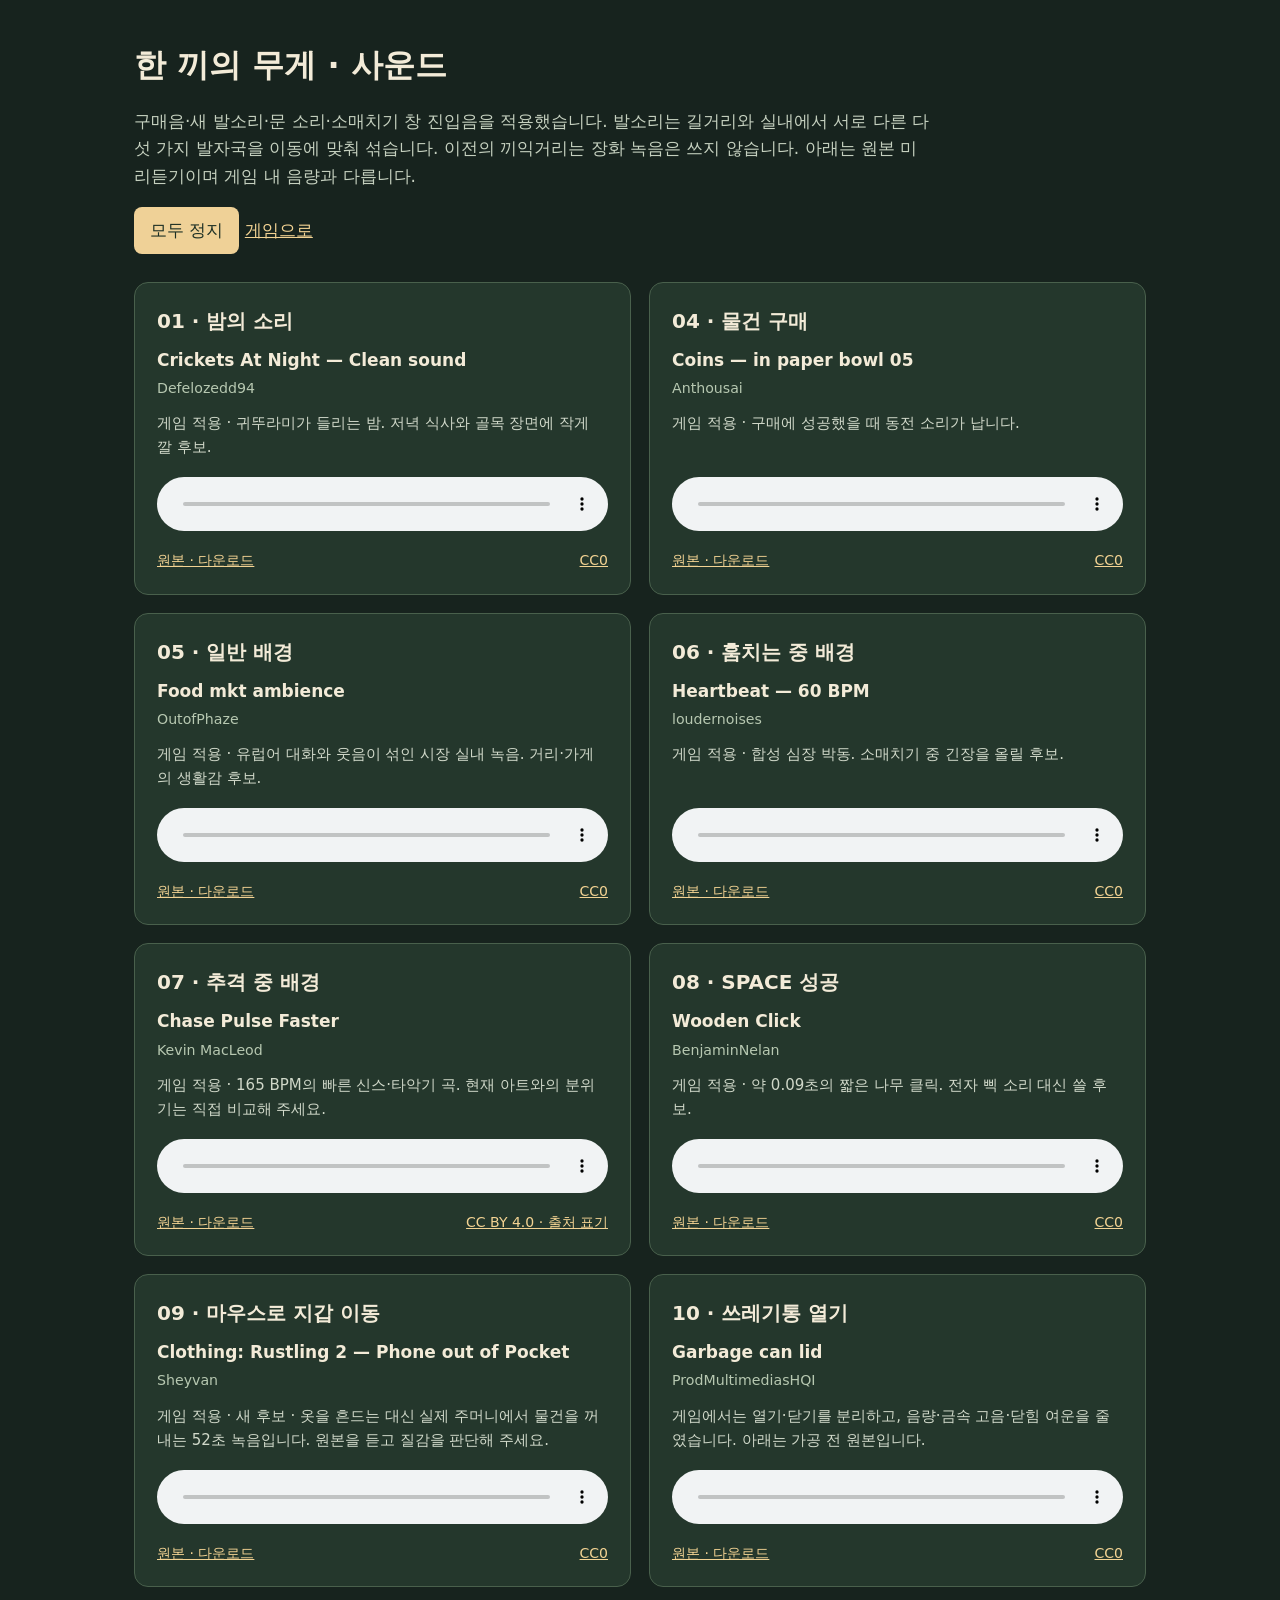
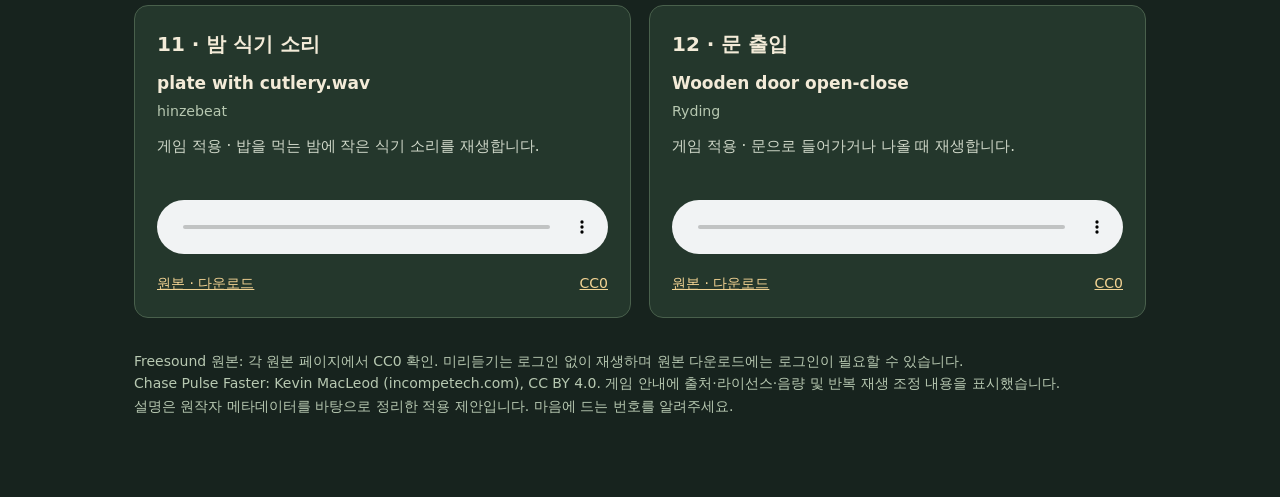
<file: games/robberfather/sound-review.html>
<!doctype html><html lang="ko"><meta charset="utf-8"><meta name="viewport" content="width=device-width,initial-scale=1"><title>한 끼의 무게 · 사운드 후보</title>
<style>*{box-sizing:border-box}body{margin:0;background:#17231e;color:#f3ebd8;font:17px/1.6 system-ui,sans-serif}main{max-width:1060px;margin:auto;padding:40px 24px 80px}h1{font-size:32px;margin:0 0 10px}header p{max-width:800px;color:#c5d0bf}a{color:#f3d393}button{background:#efd197;color:#1d3025;border:0;padding:10px 16px;border-radius:8px;font:inherit;cursor:pointer}.grid{display:grid;grid-template-columns:repeat(auto-fit,minmax(min(100%,420px),1fr));gap:18px;margin-top:28px}article{padding:22px;background:#24372c;border:1px solid #49604c;border-radius:14px}h2{font-size:20px;margin:0 0 10px}h3{font-size:17px;margin:0}article p{font-size:15px;color:#d0d8c9;margin:10px 0;min-height:48px}small{color:#b7c8b1}audio{width:100%;display:block;margin:18px 0}footer{margin-top:32px;color:#b7c8b1;font-size:14px}.links{display:flex;justify-content:space-between;gap:12px;font-size:14px;flex-wrap:wrap}</style>
<main><header><h1>한 끼의 무게 · 사운드</h1><p>구매음·새 발소리·문 소리·소매치기 창 진입음을 적용했습니다. 발소리는 길거리와 실내에서 서로 다른 다섯 가지 발자국을 이동에 맞춰 섞습니다. 이전의 끼익거리는 장화 녹음은 쓰지 않습니다. 아래는 원본 미리듣기이며 게임 내 음량과 다릅니다.</p><button id="stop">모두 정지</button> <a href="./">게임으로</a></header><div class="grid" id="list"></div><footer>Freesound 원본: 각 원본 페이지에서 CC0 확인. 미리듣기는 로그인 없이 재생하며 원본 다운로드에는 로그인이 필요할 수 있습니다.<br>Chase Pulse Faster: Kevin MacLeod (incompetech.com), CC BY 4.0. 게임 안내에 출처·라이선스·음량 및 반복 재생 조정 내용을 표시했습니다.<br>설명은 원작자 메타데이터를 바탕으로 정리한 적용 제안입니다. 마음에 드는 번호를 알려주세요.</footer></main>
<script>const sounds=[{"key":"night","url":"https://freesound.org/people/Defelozedd94/sounds/522298/","preview":"https://cdn.freesound.org/previews/522/522298_9084007-lq.mp3","cc0":true,"category":"밤의 소리","title":"Crickets At Night — Clean sound","author":"Defelozedd94","note":"게임 적용 · 귀뚜라미가 들리는 밤. 저녁 식사와 골목 장면에 작게 깔 후보.","license":"CC0","licenseUrl":"https://creativecommons.org/publicdomain/zero/1.0/","number":"01"},{"key":"buy","url":"https://freesound.org/people/Anthousai/sounds/336585/","preview":"https://cdn.freesound.org/previews/336/336585_5923045-lq.mp3","cc0":true,"category":"물건 구매","title":"Coins — in paper bowl 05","author":"Anthousai","note":"게임 적용 · 구매에 성공했을 때 동전 소리가 납니다.","license":"CC0","licenseUrl":"https://creativecommons.org/publicdomain/zero/1.0/","number":"04"},{"key":"street","url":"https://freesound.org/people/OutofPhaze/sounds/463900/","preview":"https://cdn.freesound.org/previews/463/463900_8044044-lq.mp3","cc0":true,"category":"일반 배경","title":"Food mkt ambience","author":"OutofPhaze","note":"게임 적용 · 유럽어 대화와 웃음이 섞인 시장 실내 녹음. 거리·가게의 생활감 후보.","license":"CC0","licenseUrl":"https://creativecommons.org/publicdomain/zero/1.0/","number":"05"},{"key":"steal","url":"https://freesound.org/people/loudernoises/sounds/332821/","preview":"https://cdn.freesound.org/previews/332/332821_5859881-lq.mp3","cc0":true,"category":"훔치는 중 배경","title":"Heartbeat — 60 BPM","author":"loudernoises","note":"게임 적용 · 합성 심장 박동. 소매치기 중 긴장을 올릴 후보.","license":"CC0","licenseUrl":"https://creativecommons.org/publicdomain/zero/1.0/","number":"06"},{"key":"chase","category":"추격 중 배경","title":"Chase Pulse Faster","author":"Kevin MacLeod","note":"게임 적용 · 165 BPM의 빠른 신스·타악기 곡. 현재 아트와의 분위기는 직접 비교해 주세요.","license":"CC BY 4.0 · 출처 표기","licenseUrl":"https://creativecommons.org/licenses/by/4.0/","url":"https://incompetech.com/music/royalty-free/index.html?isrc=USUAN1100384","preview":"https://incompetech.com/music/royalty-free/mp3-royaltyfree/Chase%20Pulse%20Faster.mp3","number":"07"},{"key":"qte","url":"https://freesound.org/people/BenjaminNelan/sounds/321083/","preview":"https://cdn.freesound.org/previews/321/321083_1196020-lq.mp3","cc0":true,"category":"SPACE 성공","title":"Wooden Click","author":"BenjaminNelan","note":"게임 적용 · 약 0.09초의 짧은 나무 클릭. 전자 삑 소리 대신 쓸 후보.","license":"CC0","licenseUrl":"https://creativecommons.org/publicdomain/zero/1.0/","number":"08"},{"key":"rustle","url":"https://freesound.org/people/Sheyvan/sounds/476804/","preview":"https://cdn.freesound.org/previews/476/476804_3248005-lq.mp3","cc0":true,"category":"마우스로 지갑 이동","title":"Clothing: Rustling 2 — Phone out of Pocket","author":"Sheyvan","note":"게임 적용 · 새 후보 · 옷을 흔드는 대신 실제 주머니에서 물건을 꺼내는 52초 녹음입니다. 원본을 듣고 질감을 판단해 주세요.","license":"CC0","licenseUrl":"https://creativecommons.org/publicdomain/zero/1.0/","number":"09"},{"key":"bin","url":"https://freesound.org/people/ProdMultimediasHQI/sounds/572747/","preview":"https://cdn.freesound.org/previews/572/572747_11159345-lq.mp3","cc0":true,"category":"쓰레기통 열기","title":"Garbage can lid","author":"ProdMultimediasHQI","note":"게임에서는 열기·닫기를 분리하고, 음량·금속 고음·닫힘 여운을 줄였습니다. 아래는 가공 전 원본입니다.","license":"CC0","licenseUrl":"https://creativecommons.org/publicdomain/zero/1.0/","number":"10"},{"key":"cutlery","number":"11","category":"밤 식기 소리","title":"plate with cutlery.wav","author":"hinzebeat","note":"게임 적용 · 밥을 먹는 밤에 작은 식기 소리를 재생합니다.","url":"https://freesound.org/people/hinzebeat/sounds/275585/","preview":"./assets/audio-v21/cutlery.mp3","license":"CC0","licenseUrl":"https://creativecommons.org/publicdomain/zero/1.0/"},{"key":"door","number":"12","category":"문 출입","title":"Wooden door open-close","author":"Ryding","note":"게임 적용 · 문으로 들어가거나 나올 때 재생합니다.","url":"https://freesound.org/people/Ryding/sounds/125958/","preview":"./assets/audio-v22/door.mp3","license":"CC0","licenseUrl":"https://creativecommons.org/publicdomain/zero/1.0/"}];const list=document.getElementById('list');sounds.forEach((s,i)=>{const el=document.createElement('article');el.innerHTML='<h2>'+s.number+' · '+s.category+'</h2><h3>'+s.title+'</h3><small>'+s.author+'</small><p>'+s.note+'</p><audio controls preload="none" aria-label="'+s.category+' 미리듣기" src="'+s.preview+'"></audio><div class="links"><a target="_blank" rel="noopener" href="'+s.url+'">원본 · 다운로드</a><a target="_blank" rel="noopener" href="'+s.licenseUrl+'">'+s.license+'</a></div>';list.append(el);});const players=[...document.querySelectorAll('audio')];players.forEach(a=>{a.volume=.12;a.addEventListener('play',()=>players.forEach(b=>{if(b!==a)b.pause()}));});document.getElementById('stop').onclick=()=>players.forEach(a=>{a.pause();a.currentTime=0});</script></html>
</file>
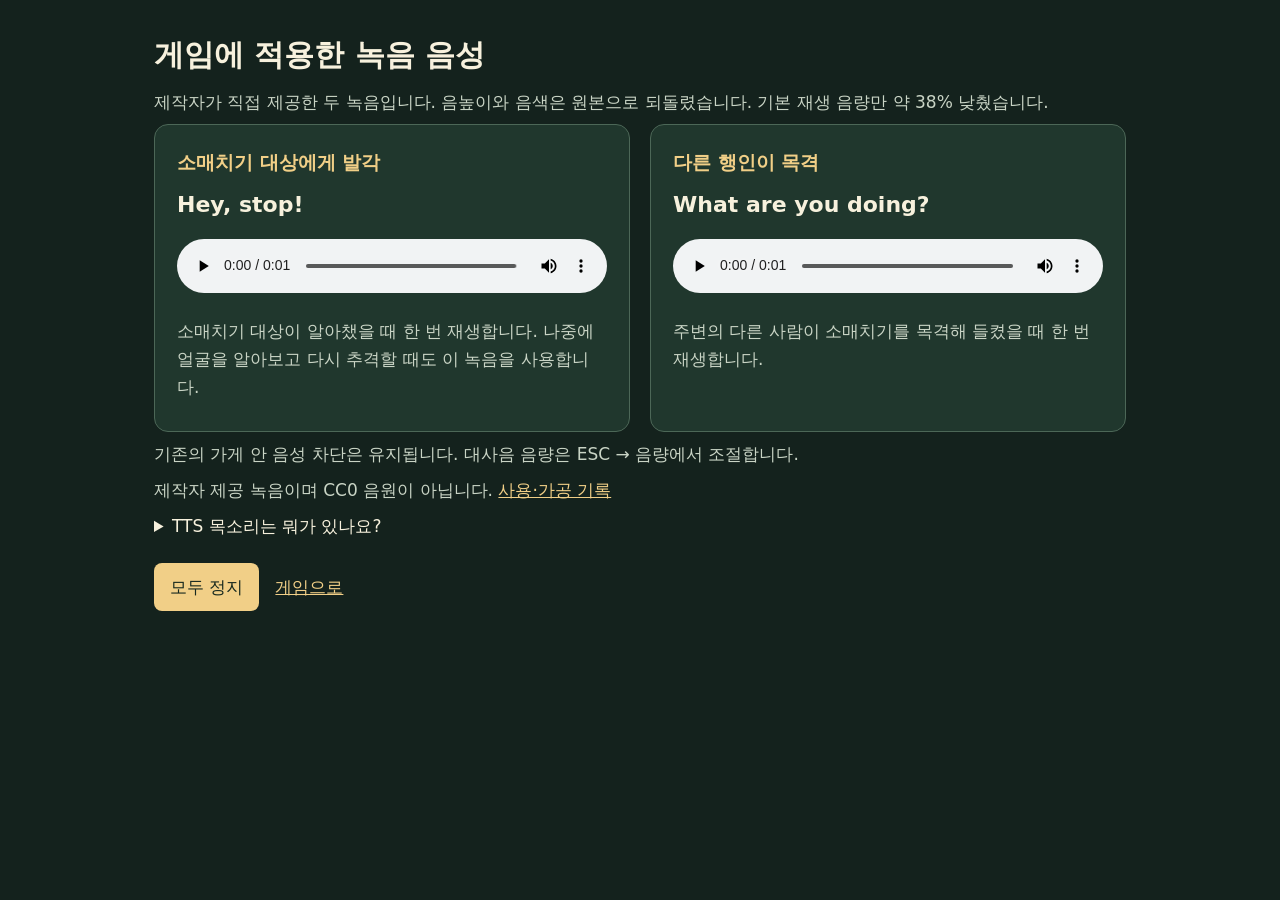
<file: games/robberfather/voice-review.html>
<!doctype html><html lang="ko"><meta charset="utf-8"><meta name="viewport" content="width=device-width,initial-scale=1"><title>한 끼의 무게 · 녹음 음성</title><style>*{box-sizing:border-box}body{margin:0;background:#14221d;color:#f7f1dd;font:17px/1.65 system-ui,sans-serif}main{max-width:1020px;margin:auto;padding:30px 24px 60px}h1{font-size:30px;margin:0 0 8px}p{margin:8px 0;color:#c9d4c5}nav{display:flex;gap:16px;align-items:center;flex-wrap:wrap;margin:22px 0}a{color:#f1cf87}button{background:#f1cf87;color:#17291f;border:0;border-radius:8px;padding:10px 16px;font:inherit;cursor:pointer}.grid{display:grid;grid-template-columns:repeat(auto-fit,minmax(320px,1fr));gap:20px}article{background:#20372d;border:1px solid #4c6757;border-radius:14px;padding:22px}h2{font-size:19px;color:#f1cf87;margin:0}h3{overflow-wrap:anywhere;font-size:22px;margin:9px 0 0}small{color:#b5c5b5}audio{width:100%;margin:16px 0 8px}.links{display:flex;gap:14px;flex-wrap:wrap}.credit{font-size:13px;overflow-wrap:anywhere}.status{font-size:14px;color:#efbfa9}input{vertical-align:middle}</style><main><h1>게임에 적용한 녹음 음성</h1><p>제작자가 직접 제공한 두 녹음입니다. 음높이와 음색은 원본으로 되돌렸습니다. 기본 재생 음량만 약 38% 낮췄습니다.</p><section class="grid"><article><h2>소매치기 대상에게 발각</h2><h3>Hey, stop!</h3><audio controls preload="metadata" aria-label="Hey stop 녹음" src="./assets/audio-v41/hey-stop.mp3"></audio><p>소매치기 대상이 알아챘을 때 한 번 재생합니다. 나중에 얼굴을 알아보고 다시 추격할 때도 이 녹음을 사용합니다.</p></article><article><h2>다른 행인이 목격</h2><h3>What are you doing?</h3><audio controls preload="metadata" aria-label="What are you doing 녹음" src="./assets/audio-v41/what-are-you-doing.mp3"></audio><p>주변의 다른 사람이 소매치기를 목격해 들켰을 때 한 번 재생합니다.</p></article></section><p>기존의 가게 안 음성 차단은 유지됩니다. 대사음 음량은 ESC → 음량에서 조절합니다.</p><p>제작자 제공 녹음이며 CC0 음원이 아닙니다. <a href="./assets/audio-v41/CREDITS.md" target="_blank" rel="noopener">사용·가공 기록</a></p><details><summary>TTS 목소리는 뭐가 있나요?</summary><p>브라우저가 제공하는 목록입니다. 기기·브라우저마다 달라집니다. 게임의 이전 TTS는 현재 언어에 맞는 기기 음성을 첫 번째로 골랐습니다. 새 발각 대사는 위 녹음으로 재생됩니다.</p><button id="refresh">목록 새로고침</button><p id="tts-status" role="status"></p><ul id="voices"></ul></details><nav><button id="stop">모두 정지</button><a href="./">게임으로</a></nav></main><script>
const players=[...document.querySelectorAll('audio')];for(const player of players){player.volume=.40;player.addEventListener('play',()=>{window.speechSynthesis?.cancel();players.forEach(other=>{if(other!==player)other.pause();});});}
const speech=window.speechSynthesis;function listVoices(){const root=document.getElementById('voices');root.replaceChildren();const voices=speech?.getVoices()||[];document.getElementById('tts-status').textContent=voices.length?'이 브라우저에서 사용 가능한 목소리 '+voices.length+'개':'아직 음성 목록이 없습니다. 잠시 후 새로고침하거나 다른 브라우저에서 확인하세요.';for(const voice of voices){const li=document.createElement('li'),button=document.createElement('button');li.append(document.createTextNode(voice.name+' · '+voice.lang+' · '+(voice.localService?'기기 음성':'브라우저 제공 음성')+' '));button.textContent='들어보기';button.onclick=()=>{players.forEach(p=>p.pause());speech.cancel();const line=new SpeechSynthesisUtterance(voice.lang.startsWith('ko')?'거기 서!':'Hey, stop!');line.voice=voice;line.lang=voice.lang;line.volume=.65;speech.speak(line);};li.append(button);root.append(li);}}
listVoices();speech?.addEventListener('voiceschanged',listVoices);document.getElementById('refresh').onclick=listVoices;document.getElementById('stop').onclick=()=>{players.forEach(p=>{p.pause();p.currentTime=0;});speech?.cancel();};
</script></html>
</file>
<file: games/robberfather/game.css>
:root{font-family:'Noto Sans KR',system-ui,sans-serif;color:#fff7e8;background:#17231f;font-synthesis:none;--gold:#edc786;--panel:#1b2b26f5}
*{box-sizing:border-box}
html,body{width:100%;height:100%;margin:0;overflow:hidden;overscroll-behavior:none}
button,select,input{font:inherit;color:inherit}
button{cursor:pointer;border:0}
button:focus-visible,select:focus-visible,input:focus-visible,canvas:focus-visible{outline:3px solid #ffdc94;outline-offset:3px}
[hidden]{display:none!important}
svg{fill:none;stroke:currentColor;stroke-width:1.8;stroke-linecap:round;stroke-linejoin:round}
.game-stage{position:fixed;inset:0;width:100vw;height:100dvh;isolation:isolate;overflow:hidden;background:#17231f}
#game{display:block;width:100%;height:100%;object-fit:fill;image-rendering:pixelated;outline:none}
.pause-button{position:absolute;right:20px;top:18px;z-index:10;width:44px;height:44px;border-radius:12px;background:var(--panel);font-size:25px;color:#fff3da}
.primary-button,button{border-radius:9px}
.primary-button{background:var(--gold);color:#26352d;padding:13px 20px;font-weight:700;min-height:46px}
.primary-button:hover{background:#ffe1a6}
.primary-button:disabled{opacity:.5}
.intro{position:absolute;inset:0;z-index:6;display:flex;align-items:center;padding-left:8%}
.intro-content{padding:30px;border-radius:18px;background:#14251ce8;max-width:510px}
.intro h1{font:800 clamp(40px,5vw,68px)/1.2 system-ui,sans-serif;margin:0 0 20px;letter-spacing:-2px}
.intro p{font-size:19px;margin:0 0 28px}
.intro button{display:block;width:100%;margin-top:12px;font-size:19px}
.intro button:last-child:not(:first-of-type){background:#253a30;color:#fff4dd;border:1px solid #8b9b83}
.prologue{position:absolute;inset:0;z-index:8;cursor:pointer;user-select:none}
.prologue-copy{position:absolute;left:7%;top:24%;max-width:460px;margin:0;padding:26px;border-radius:16px;background:#14251cf2;color:#fff8e7;font-size:clamp(22px,2.3vw,30px);line-height:1.8;word-break:keep-all;white-space:pre-line;animation:prologue-in .8s ease-out;text-align:left}
.prologue-copy small{display:block;font-size:16px;color:#efd099;margin-top:16px}
.prologue-skip{position:absolute;right:24px;top:24px;pointer-events:auto;padding:13px 20px;border-radius:10px;background:#21382ff2;color:#fff0cc;border:1px solid #9ca890;font-size:18px}
.is-prologue #hud,.is-prologue #resourceHud,.is-prologue #dayClock,.is-prologue #pauseBtn{display:none}
@keyframes prologue-in{from{opacity:0;transform:translateY(10px)}to{opacity:1;transform:none}}
@media(prefers-reduced-motion:reduce){.prologue-copy{animation:none}}
.game-hud{position:absolute;left:20px;top:20px;z-index:3;display:flex;gap:12px;align-items:center;pointer-events:none}
.game-hud>span{background:var(--panel);padding:8px 13px;border-radius:10px;font-size:20px;font-weight:700}
#healthNote{font-size:20px;color:#ffd5a0}
.day-notice{position:absolute;left:50%;top:43%;transform:translate(-50%,-50%);z-index:7;width:max-content;max-width:min(92%,850px);padding:26px 36px;border-radius:16px;background:#14251cf5;border:1px solid #d8ab6a;color:#fff7e8;text-align:center;pointer-events:none;box-shadow:0 8px 30px #0005;animation:day-notice-in .35s ease-out}
.day-notice strong{display:block;font-size:clamp(27px,3vw,38px);line-height:1.4;color:#ffdcaa}
.day-notice p{font-size:clamp(19px,2vw,25px);line-height:1.65;margin:12px 0 0;white-space:pre-line;word-break:keep-all}
@keyframes day-notice-in{from{opacity:0}to{opacity:1}}
@media(prefers-reduced-motion:reduce){.day-notice{animation:none}}
.day-clock{position:absolute;top:18px;left:50%;transform:translateX(-50%);z-index:3;display:flex;gap:12px;align-items:center;padding:9px 16px;border-radius:12px;background:var(--panel);pointer-events:none}
.day-clock>span{font-size:17px}
.day-clock strong{font-size:25px;font-variant-numeric:tabular-nums}
.day-clock.urgent{color:#ffb497}
.bottom-hud{position:absolute;bottom:18px;left:20px;z-index:4;display:flex;gap:28px;background:var(--panel);padding:13px 18px;border-radius:14px;pointer-events:none}
.hud-group>span{display:block;font-size:16px;margin-bottom:7px;font-weight:700}
.hud-highlight .food-slot{animation:hud-border 1s ease-in-out infinite}
.hud-highlight .chance.used{opacity:1;animation:lost-chance 1s ease-in-out infinite}
@keyframes hud-border{0%,100%{border-color:#bfa56d;box-shadow:0 0 0 1px #dcb57a44}50%{border-color:#fff6c0;box-shadow:0 0 0 3px #ffe29e,0 0 17px #ffe29e88}}
@keyframes lost-chance{0%,100%{border-color:#c46243;box-shadow:0 0 0 1px #e8855b66}50%{border-color:#ffd0a1;box-shadow:0 0 0 3px #ffb273,0 0 18px #ef774aaa}}
@media(prefers-reduced-motion:reduce){.hud-highlight .food-slot,.hud-highlight .chance.used{animation:none;border-color:#fff1b0;box-shadow:0 0 0 3px #efb86c}}
.hud-slots{display:flex;gap:7px;align-items:center}
.food-slot,.chance{display:grid;place-items:center;width:30px;height:32px;border:1px solid #b2b6a35c;border-radius:6px;color:#b0baaa;background:#17251f}
.food-slot svg{width:25px;height:25px;opacity:.55}
.food-slot.coin,.food-slot.fresh{color:#ffdf9b;border-color:#ffe0a4;background:#74562955}
.food-slot.coin svg,.food-slot.fresh svg,.food-slot.rotten svg{opacity:1}
.food-slot.rotten{color:#b8de92;border-color:#b8de92;background:#486a3655}
.food-slot.reserve{width:22px;height:25px}
.food-slot.reserve svg{width:19px}
.food-slot.reserve:nth-child(4){margin-left:8px}
.chance{font-size:23px}
.chance.available{color:#ffdc98;border-color:#dbc896}
.chance.used{color:#a88b80;opacity:.45}
.home-prompt{position:absolute;right:20px;bottom:22px;z-index:5;background:#f3d599;color:#22352a;display:flex;align-items:center;gap:10px;padding:13px 20px;min-height:52px}
.home-prompt strong{font-size:18px}
.home-prompt kbd{font:700 19px system-ui}

.chase-tag{position:absolute;top:80px;left:50%;transform:translateX(-50%);z-index:5;color:#fff0e5;background:#713c30ef;padding:10px 20px;border-radius:10px}
.chase-tag strong{font-size:18px}
.toast{position:absolute;top:86px;left:50%;transform:translate(-50%,-5px);max-width:70%;z-index:12;background:var(--panel);border-radius:12px;padding:10px 18px;font-size:17px;line-height:1.5;opacity:0;pointer-events:none}
.toast.visible{opacity:1;transform:translate(-50%,0)}
.toast.danger{color:#ffc2a6}
.target-card{position:absolute;left:50%;top:21%;transform:translateX(-50%);z-index:4;border-radius:12px;background:var(--panel);padding:12px 16px;min-width:290px}
.target-card-top{display:flex;gap:12px;align-items:center}
.target-card kbd{font-size:22px;color:var(--gold)}
.target-card strong,.target-card small{display:block}
.target-card small{margin-top:4px;font-size:16px}
.target-card b{margin-left:auto}
.suspicion-row{display:flex;align-items:center;gap:9px;margin-top:8px;font-size:14px}
.suspicion-row>div{flex:1;height:6px;background:#4e2720;border-radius:3px}
.suspicion-row i{display:block;height:100%;background:#ef6b55}
.tutorial{position:absolute;left:50%;top:145px;transform:translateX(-50%);z-index:5;display:flex;align-items:center;gap:14px;max-width:75%;padding:13px 20px;border-radius:12px;background:var(--panel)}
.tutorial p{font-size:18px;line-height:1.5;margin:0}
.tutorial.purchase,.hide-prompt.shop-prompt{background:linear-gradient(90deg,#695b34 var(--hold-progress,0%),var(--panel) var(--hold-progress,0%))}
.tutorial kbd{font-size:23px;color:var(--gold);white-space:nowrap}
.stamina{position:absolute;top:79%;left:38%;transform:translateX(-50%);display:flex;align-items:center;gap:9px;z-index:4;background:var(--panel);padding:7px 11px;border-radius:8px;font-size:14px}
.stamina>div{width:78px;height:4px;background:#69745c}
.stamina i{display:block;height:100%;background:var(--gold)}
.stamina.exhausted i{background:#e49a79}
.hide-prompt,.bin-card{position:absolute;left:50%;bottom:22px;transform:translateX(-50%);z-index:5;background:var(--panel);border-radius:10px;padding:11px 18px;font-size:17px}
#hidePrompt,#doorPrompt,#shopPrompt{left:auto;right:20px;transform:none}
.game-stage:has(#homePrompt:not([hidden])) :is(#hidePrompt,#doorPrompt,#shopPrompt){bottom:90px}
.hide-prompt.unsafe{color:#ffb297}
.bin-card{bottom:auto;top:30%;max-width:400px;border:1px solid #b2a37c}.bin-card button{background:#425c47;color:#fff1d0;border:1px solid #a3ac8c;padding:9px 12px;border-radius:7px;font:inherit}.bin-card button:disabled{opacity:.45}
.bin-card p{line-height:1.6}
.bin-card>div{display:flex;gap:24px;color:#e3c989}
.discard-note{position:absolute;right:20px;bottom:158px;background:var(--panel);padding:8px 12px;border-radius:10px;font-size:14px;z-index:4}
.discard-note>div{height:3px;background:#718d6044}
.discard-note i{display:block;height:100%;background:#b5d78f}
.pickpocket{position:absolute;left:50%;top:50%;transform:translate(-50%,-50%);width:min(640px,calc(100vw - 40px));z-index:7;border-radius:14px;padding:12px;background:#192b25;border:1px solid #dac796;box-shadow:0 12px 40px #0006}
.pick-top strong{display:block;font-size:20px;line-height:28px;white-space:nowrap;overflow:hidden;text-overflow:ellipsis}
.pick-top p{font-size:17px;line-height:25px;height:50px;margin:6px 0 10px;color:#faeac8}
.pick-top p.bad{color:#ffb095}
.pickpocket canvas{display:block;width:100%;height:auto;aspect-ratio:640/400;touch-action:none;cursor:grab;border-radius:6px;image-rendering:pixelated}
.pick-bottom{margin-top:9px}
.pick-track{height:5px;border-radius:4px;background:#5c715055;overflow:hidden}
.pick-track i{height:100%;display:block;background:var(--gold)}
.shell canvas{aspect-ratio:640/360}
.shell .pick-top small{display:block;line-height:1.5;margin:7px 0}
.shell .pick-bottom{display:flex;flex-wrap:wrap;gap:10px;align-items:center;font-size:16px}
.shell-bet{margin-left:auto}
.shell-net{opacity:.8}
.dialogue{position:absolute;z-index:7;left:var(--speaker-x,27%);bottom:calc(100% - var(--speaker-y,65%) + 24px);transform:translateX(-35px);width:min(430px,70vw);padding:19px 22px;border-radius:15px;background:#22372ef8;border:1px solid #aeb59788}
.dialogue:after{content:'';position:absolute;top:100%;left:25px;width:20px;height:20px;background:#22372e;border-right:1px solid #aeb59788;border-bottom:1px solid #aeb59788;transform:translateY(-10px) rotate(45deg)}
.dialogue-top{display:flex;justify-content:space-between;font-size:15px;color:#efcd8e}
.dialogue>p{word-break:keep-all;font-size:21px;line-height:1.6;margin:13px 0 18px;min-height:34px}
.dialogue-bottom{display:flex;justify-content:flex-end}
.dialogue button{min-width:100px;font-size:17px}
.cinema,.ending-overlay{position:absolute;inset:0;z-index:6;pointer-events:none}
.cinema-top{display:flex;justify-content:space-between;padding:20px 28px;background:#16231ff2;font-size:18px}
.cinema-top small{font-size:14px}
.cinema-copy,.ending-copy{position:absolute;left:7%;top:24%;max-width:390px;padding:20px;background:#182a23ed;border-radius:15px}
.cinema h2,.ending-copy h2{font-size:29px;line-height:1.4;margin:0 0 15px}
.cinema p,.ending-copy p{font-size:18px;line-height:1.8;margin:0 0 20px}
.cinema button,.ending-copy button{pointer-events:auto;font-size:17px}
.night-summary{position:absolute;left:7%;bottom:8%;display:flex;gap:24px;padding:12px;background:var(--panel);border-radius:10px}
.ending-skip{padding:10px;background:transparent;color:var(--gold);margin-bottom:12px}
.fade{position:absolute;inset:0;z-index:25;opacity:0;pointer-events:none;background:#17251f;transition:opacity .65s}
.fade.active{opacity:1}
.modal-backdrop{position:fixed;inset:0;z-index:40;background:#10201988;display:grid;place-items:center}
.modal{width:min(660px,calc(100vw - 40px));max-height:calc(100dvh - 40px);overflow:auto;background:#22362e;border:1px solid #8a9a83;border-radius:18px;padding:24px;position:relative}
.modal h2{margin:0 40px 20px 0;font-size:25px}
.modal p,.modal li{font-size:17px;line-height:1.65}
.modal ul{padding-left:23px;margin:0 0 18px}
.modal li{margin:6px 0}
.modal button:not(.modal-close){min-height:42px;font-size:17px}
.modal-close{position:absolute;right:16px;top:14px;background:none;font-size:25px}
.modal>.primary-button{width:100%;margin-top:18px}
.pause-menu .modal{width:min(560px,calc(100vw - 40px));padding:22px;display:grid;grid-template-columns:1fr 1fr;gap:0 22px}
.pause-menu #modalBody{display:none}
.pause-menu .primary-button{margin:0}
.pause-menu #modalAction{grid-column:1;grid-row:1}
.pause-menu #pauseChoices{grid-column:1;grid-row:2;display:grid;gap:10px;margin-top:10px}
.pause-menu #pauseChoices button{width:100%;background:#344d3e;color:#fff4de;padding:11px;font-size:19px}
.pause-tools{grid-column:2;grid-row:1 / span 2;display:flex;flex-direction:column;gap:12px;border-left:1px solid #71866a66;padding-left:22px}
.pause-tools>button,.pause-tools>select{width:100%;min-height:46px;border-radius:8px}
.pause-tools #saveBtn{font-size:19px}
.pause-tools #fullscreenBtn{background:#344d3e;color:#fff4de}
.binding-grid{display:grid;grid-template-columns:1fr 1fr;gap:10px 20px}
.binding-grid label{display:flex;gap:12px;align-items:center;justify-content:space-between;font-size:16px}
.binding-grid button,#modalBody>button{background:#38513f;color:#fff3dc;border:1px solid #7f9278;padding:7px 12px}
.binding-note{font-size:14px!important;margin:12px 0}
.volume-setting{display:flex;flex-wrap:wrap;justify-content:space-between;gap:16px;font-size:19px}
.volume-setting input{width:100%;accent-color:#f1c77d}
select,#soundBtn{background:#36503f;color:#fff4df;padding:8px 12px;border-radius:7px;border:1px solid #8b9a80}
#soundBtn{margin-top:12px}
.modal table{width:100%;border-collapse:collapse;font-size:16px}
.modal th,.modal td{text-align:left;padding:9px 12px;border-bottom:1px solid #71866a66}
.modal th{color:#f2d090}
.is-intro .game-hud,.is-intro .bottom-hud,.is-intro .day-clock,.is-intro .pause-button,.is-morning .game-hud,.is-morning .bottom-hud,.is-morning .day-clock,.is-night .game-hud,.is-night .bottom-hud,.is-night .day-clock,.is-ending .game-hud,.is-ending .bottom-hud,.is-ending .day-clock{display:none}
.is-stealing .target-card{display:none}
.full-pockets-notice{position:absolute;left:50%;bottom:125px;transform:translateX(-50%);z-index:5;max-width:75%;padding:14px 20px;border-radius:12px;background:var(--panel);color:#ffdf99;font-size:18px;text-align:center}
.is-arrest .ending-copy{left:24px;top:90px;padding:16px;max-width:370px}
.is-arrest .ending-copy h2{font-size:26px;margin-bottom:10px}
.is-arrest .ending-copy p{font-size:18px;line-height:1.55;margin-bottom:12px}
@media(max-height:650px){.pickpocket{width:min(550px,80vw)}
.pick-top p{font-size:16px;line-height:22px;height:44px}
.bottom-hud{bottom:10px;padding:9px 12px}
.hide-prompt{bottom:105px}
.modal{padding:18px}
.modal p,.modal li{font-size:15px;line-height:1.5}
}
@media(max-width:700px){.bottom-hud{gap:14px;left:10px}
.hud-slots{gap:4px}
.food-slot,.chance{width:24px;height:28px}
.hud-group>span{font-size:14px}
.game-hud{left:10px}
.day-clock{left:auto;right:70px;transform:none}
.binding-grid{grid-template-columns:1fr}
.home-prompt{right:10px;bottom:105px}
.game-stage:has(#homePrompt:not([hidden])) :is(#hidePrompt,#doorPrompt,#shopPrompt){bottom:173px}
.discard-note{bottom:231px}
.dialogue{width:65vw}
.cinema-copy,.ending-copy{max-width:80%;top:20%}
}

.cover-guide{position:absolute;z-index:6;transform:translate(-50%,-100%);padding:12px 16px;border:2px solid #ffdc94;border-radius:12px;background:#192c23f5;color:#fff0ca;text-align:center;pointer-events:none;box-shadow:0 0 18px #e5be6555;white-space:nowrap}
.cover-guide>strong{display:block;font-size:19px;margin-bottom:6px}
.cover-guide>span{display:flex;gap:9px;align-items:center;font-size:18px}
.cover-guide kbd{padding:3px 10px;background:#edc786;color:#17251f;border-radius:5px;font-size:25px;font-weight:800}
.cover-guide>b{position:absolute;left:50%;top:100%;transform:translateX(-50%);font-size:36px;line-height:1.1;color:#ffe3a3;text-shadow:0 2px 5px #000;animation:cover-arrow .8s ease-in-out infinite alternate}
.cover-guide.ready{border-width:3px;box-shadow:0 0 25px #ffe3a399}
.cover-guide.ready kbd{animation:hud-border .8s ease-in-out infinite}
@keyframes cover-arrow{to{margin-top:7px}}
@media(prefers-reduced-motion:reduce){.cover-guide>b,.cover-guide.ready kbd{animation:none}}
.pause-menu #pauseChoices #restartBtn{margin-top:8px;background:#493d33;color:#ffd4ba}
.modal-cancel{display:block;width:100%;margin-top:10px;padding:11px 20px;background:#344d3e;color:#fff4de}


.shop-guide{padding:10px 15px}
.target-heading{display:flex;align-items:center;gap:10px;margin-bottom:3px}
.target-heading strong{font-size:20px}
.difficulty-label{font-size:14px;font-weight:700;white-space:nowrap;border-radius:5px;padding:3px 7px;background:#314d3a;color:#bde8b3}
.difficulty-label[data-level=normal]{background:#58492b;color:#ffdc91}
.difficulty-label[data-level=hard]{background:#69382e;color:#ffd0b4}
#targetReward{font-size:20px;white-space:nowrap}

.bin-guide{pointer-events:auto;font:700 19px system-ui;cursor:pointer;max-width:300px}.bin-guide kbd{font:700 22px system-ui;color:#ffe4a1}.bin-guide b{display:block;font-size:28px;line-height:1.1}

.bin-guide.learned{border:1px solid #82917c;box-shadow:none;background:#1c302be8;color:#e2e6d6}.bin-guide.learned kbd{background:transparent;color:#e2e6d6;animation:none}.bin-guide.learned>b{animation:none;color:#c5cbbb;text-shadow:none}

.volume-setting+.volume-setting{margin-top:20px}.shell-exit{background:#2e4438;color:#f3dfad;border:1px solid #9ca584;border-radius:8px;padding:11px 15px;font:700 17px system-ui;white-space:nowrap}.shell-exit kbd{font:inherit}.shell [data-shell-exit-note]{flex-basis:100%;font-size:14px;color:#e6c7a1}

.tutorial-skip{position:absolute;right:20px;top:80px;z-index:11;padding:10px 14px;background:var(--panel);border:1px solid #a39c76;border-radius:10px;font-size:15px;color:#ffe2a0;pointer-events:none}.tutorial-skip kbd{font:700 18px system-ui;margin-right:5px}.tutorial-skip>div{height:3px;background:#7e896055;margin-top:7px;border-radius:2px;overflow:hidden}.tutorial-skip i{display:block;height:100%;width:0;background:#f5d594}

/* Tutorial resource pointers share the existing highlight state. */
.hud-group{position:relative}
.hud-group.hud-highlight::before{content:'↓';position:absolute;left:50%;top:-49px;transform:translateX(-50%);font:900 38px/1 system-ui,sans-serif;color:#ffe09b;text-shadow:0 2px 3px #102019,0 0 12px #102019;background:#172d25;border:2px solid #ffe09b;border-radius:10px;padding:1px 9px 5px;animation:hud-pointer 1s ease-in-out infinite}
@keyframes hud-pointer{0%,100%{transform:translate(-50%,-4px)}50%{transform:translate(-50%,2px)}}
@media(prefers-reduced-motion:reduce){.hud-group.hud-highlight::before{animation:none}}

/* Never expose old/partial art beneath the title while images decode. */
.game-stage.is-loading>:not(#game){visibility:hidden!important;pointer-events:none!important}

.son-home-prompt{position:absolute;z-index:5;transform:translate(-50%,-100%);padding:10px 14px;border-radius:10px;border:1px solid #f0d18e;background:#1b2b26f5;color:#ffe0a3;font-size:18px;white-space:nowrap}.son-home-prompt kbd{margin-right:6px}.son-home-prompt::after{content:"";position:absolute;left:calc(50% - 6px);bottom:-7px;border-left:6px solid transparent;border-right:6px solid transparent;border-top:7px solid #f0d18e}
</file>
